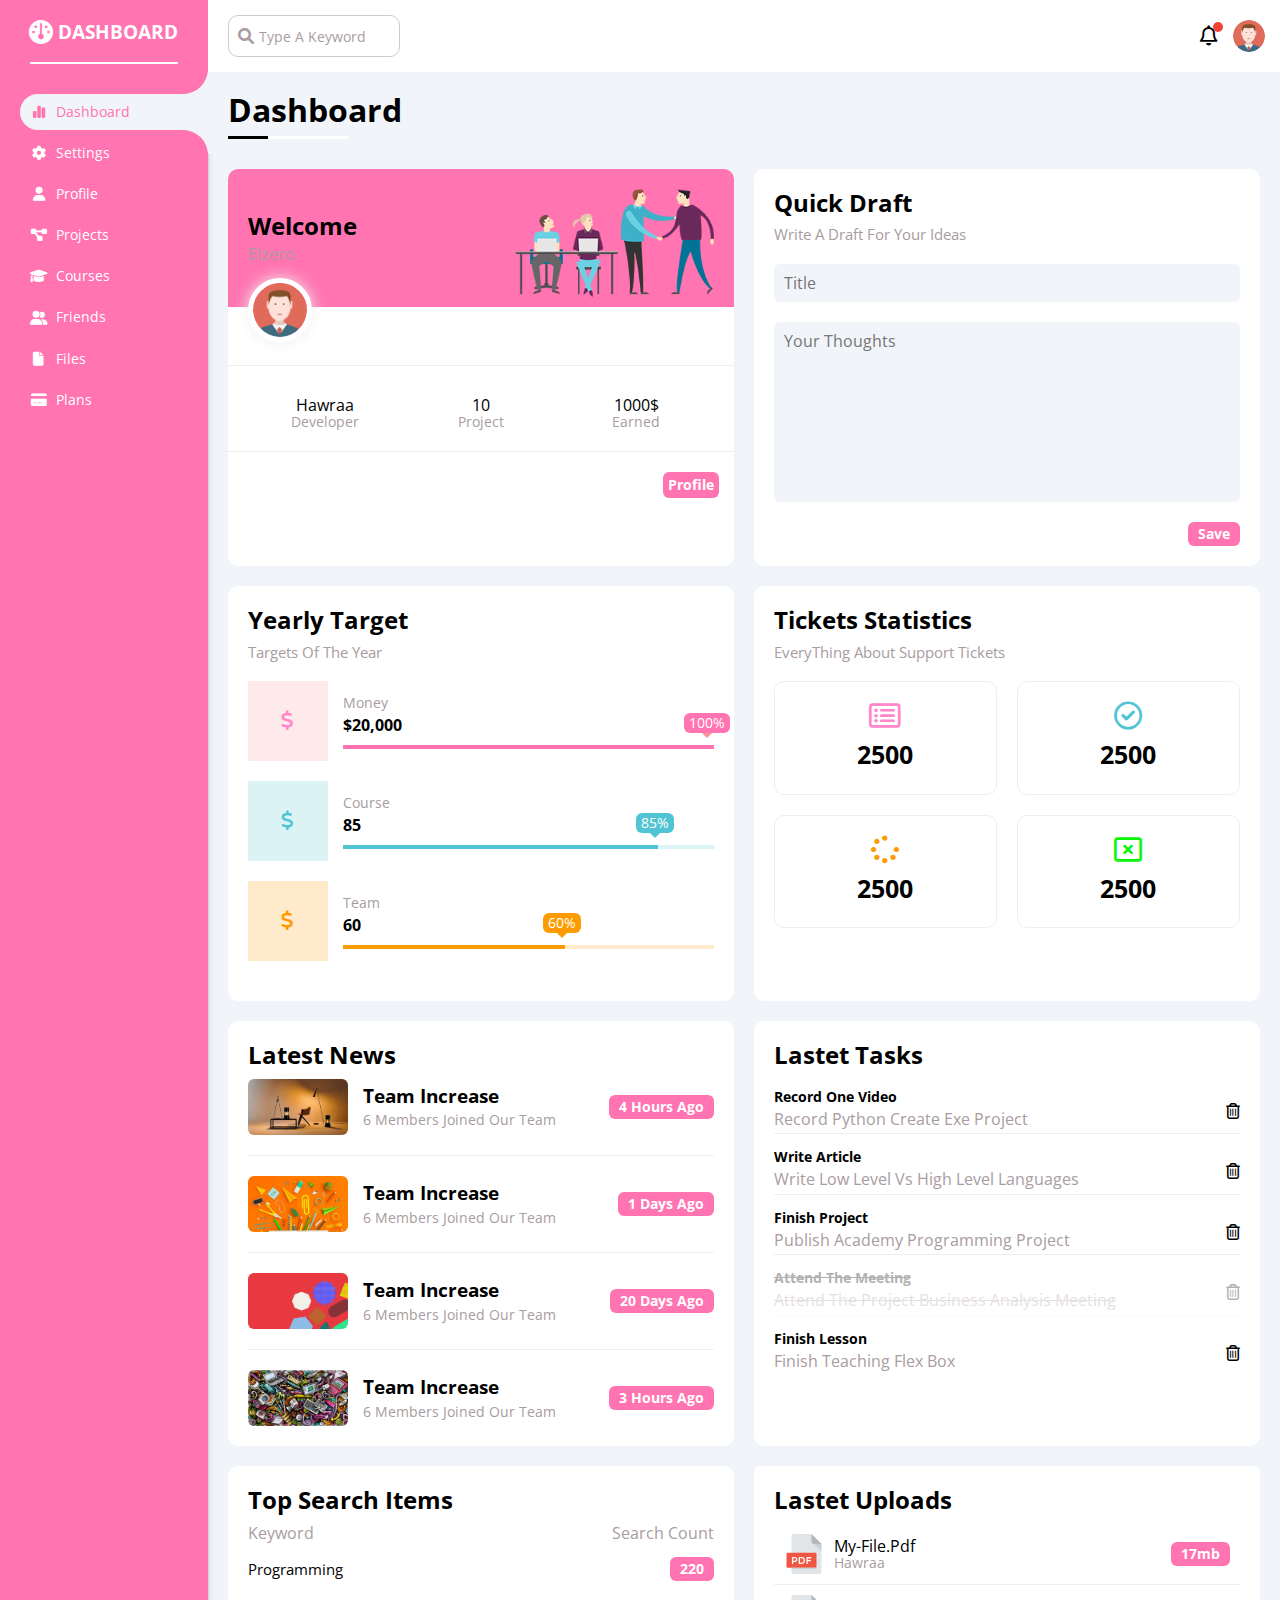
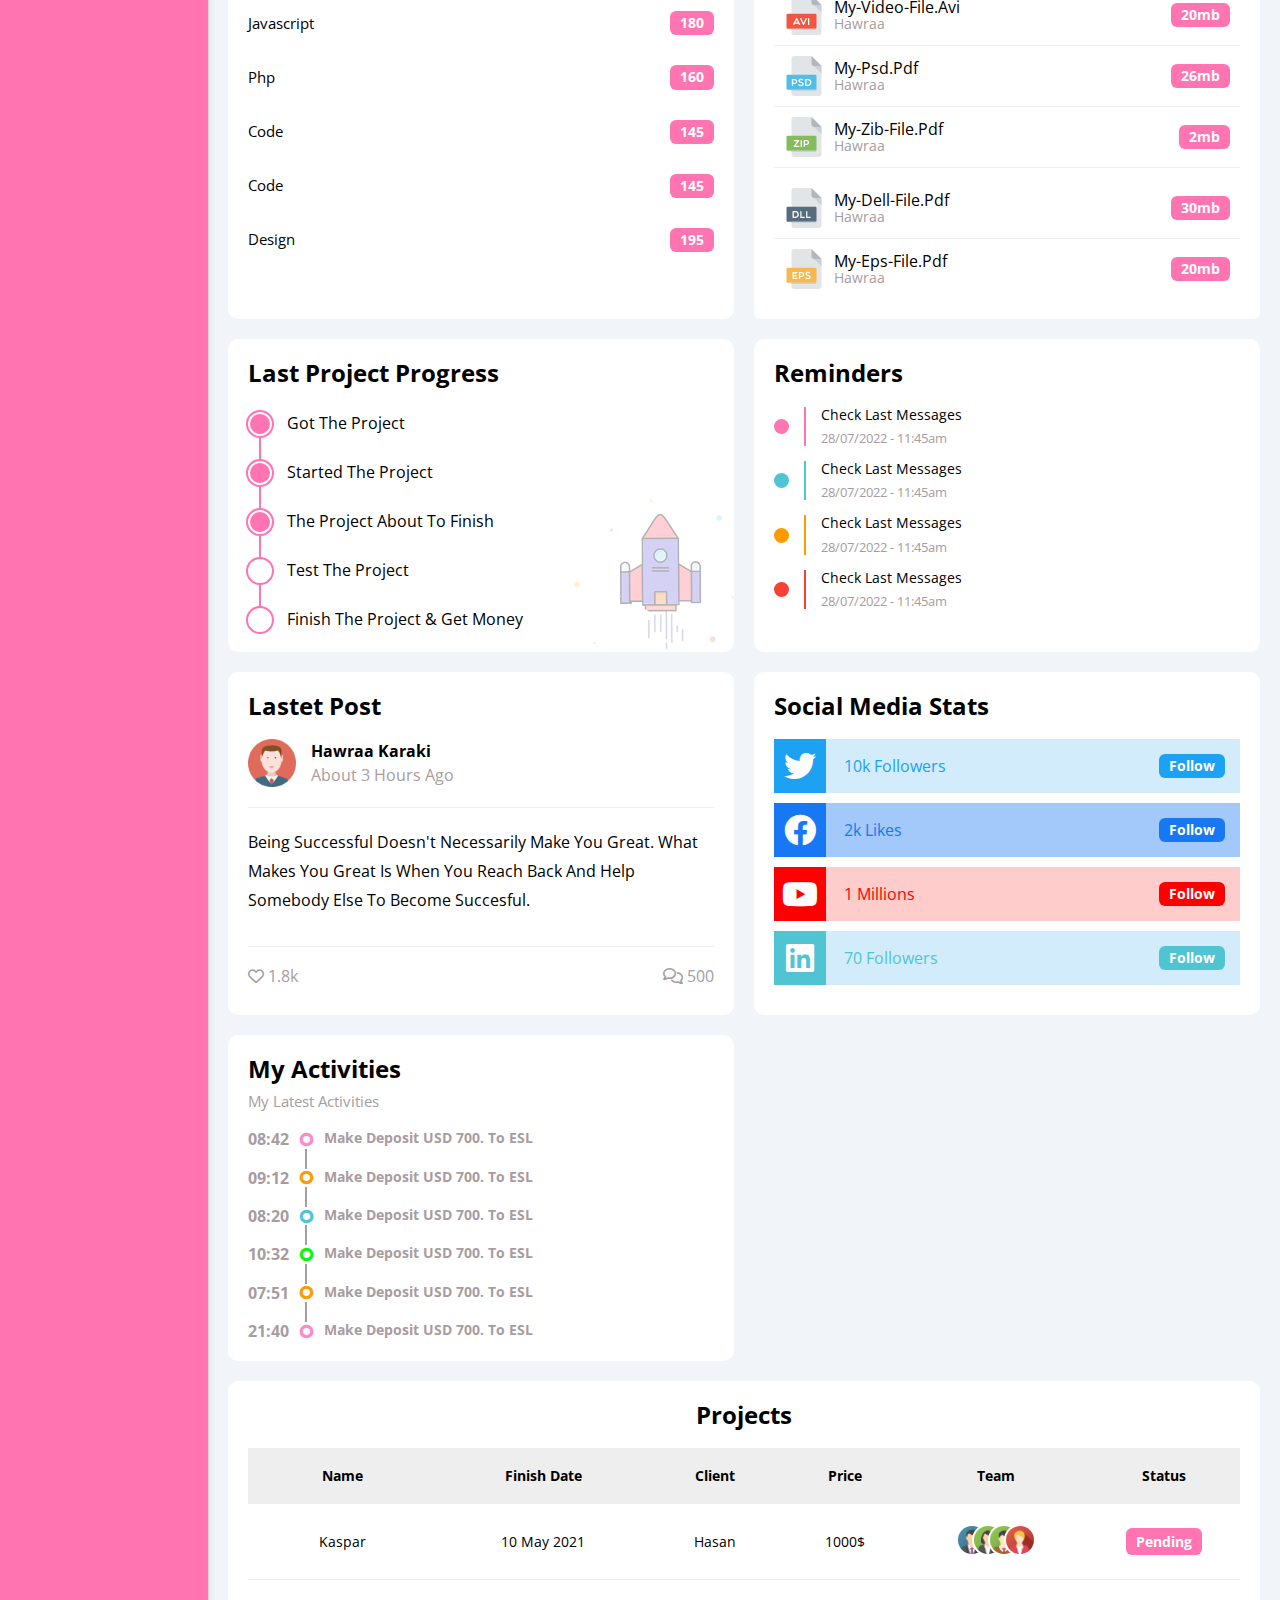
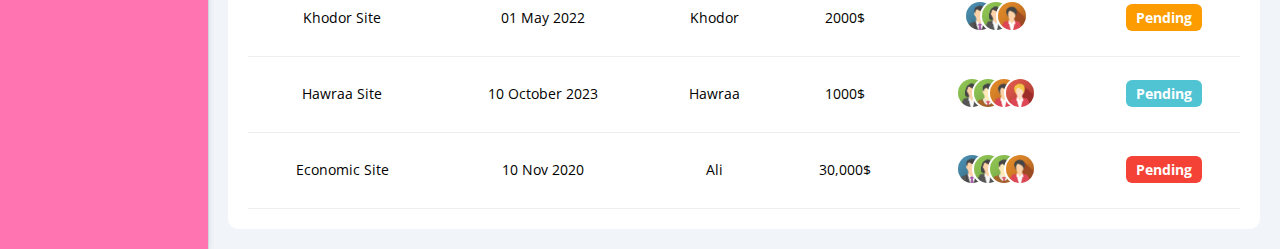
<file: index.html>
<!DOCTYPE html>
<html lang="en">
<head>
    <meta charset="UTF-8">
    <meta http-equiv="X-UA-Compatible" content="IE=edge">
    <meta name="viewport" content="width=device-width, initial-scale=1.0">
    <title>Dashboard</title>
    <link rel="stylesheet" href="css/all.min.css">
    <link rel="stylesheet" href="css/all.css">
 <link rel="stylesheet" href="css/framework.css">
 <link rel="stylesheet" href="css/normlize.css">
 <link rel="stylesheet" href="css/main.css">
 <link rel="preconnect" href="https://fonts.googleapis.com">
<link rel="preconnect" href="https://fonts.gstatic.com" crossorigin>
<link href="https://fonts.googleapis.com/css2?family=Open+Sans:wght@300;400;500;600;700;800&display=swap" rel="stylesheet">
</head>
<body>
<div class="page d-flex ">
    <!-- start sidebar -->
    <div class="sidebar bg-pink  p-20 relative">
        <div class="logo d-flex relative">
            <i class="fa-solid fa-gauge"></i>
            <h3 class="c-white hide-mobile">Dashboard</h3>
        </div>
        <ul >
            <li>
                <a class="active" href="index.html">
                    <i class="fa-solid fa-chart-simple fa-fw"></i>
                    <span class="hide-mobile">dashboard</span>
                </a>
            </li>
            <li>
                <a href="settings.html">
                    <i class="fa-solid fa-gear fa-fw"></i>
                    <span class="hide-mobile">settings</span>
                </a>
            </li>
            <li>
                <a href="profile.html">
                    <i class="fa-solid fa-user fa-fw"></i>
                    <span class="hide-mobile">profile</span>
                </a>
            </li>
            <li>
                <a href="projects.html">
                    <i class="fa-solid fa-diagram-project fa-fw"></i>
                    <span class="hide-mobile">projects</span>
                </a>
            </li>
            <li>
                <a href="courses.html">
                    <i class="fa-solid fa-graduation-cap fa-fw"></i>
                    <span class="hide-mobile">courses</span>
                </a>
            </li>
            <li>
                <a href="friends.html">
                    <i class="fa-solid fa-user-friends fa-fw"></i>
                    <span class="hide-mobile">friends</span>
                </a>
            </li>
            <li>
                <a href="files.html">
                    <i class="fa-solid fa-file fa-fw"></i>
                    <span class="hide-mobile">Files</span>
                </a>
            </li>
            <li>
                <a href="plan.html">
                    <i class="fa-solid fa-credit-card fa-fw"></i>
                    <span class="hide-mobile">plans</span>
                </a>
            </li>
        </ul>
    </div>
    <!-- end sidebar -->
    <div class="content w-full ">
<!-- start head -->
<div class="head bg-white p-15 space-between">
    <div class="search relative">
     <input class="p-20 br-10 border-ccc" type="search" placeholder="Type a Keyword">
    </div>
    <div class="icons align-center">
<span class="notifications relative">
    <i class="fa-regular fa-bell fa-lg"></i>
</span>
<img src="imgs/avatar.png" alt="">
    </div>
</div>
<!-- end head -->
<h1 class="relative">Dashboard</h1>
<div class="wrapper d-grid gap-20">
    <!-- Start Welcome Widget -->
    <div class="welcome bg-white br-10 txt-c-mobile block-mobile ">
        <div class="intro bg-pink p-20 d-flex space-between ">
            <div>
                <h2 class="m-0 tt-c">welcome</h2>
                <p class="c-grey mt-5 tt-c">elzero</p>
            </div>
                <img src="imgs/welcome.png" class=" hide-mobile " alt="">
        </div>
        <img src="imgs/avatar.png" class="avatar" alt="">
        <div class="body tt-c txt-c d-flex  p-20 mt-20 mb-20 block-mobile ">
<div class="mt-10">hawraa<span class="d-block c-grey fs-14">developer</span></div>
<div class="mt-10">10 <span class="d-block c-grey fs-14">project</span></div>
<div class="mt-10">1000$ <span class="d-block c-grey fs-14">earned</span></div>
        </div>
        <a href="profile.html" class="visit d-block fs-14 bg-pink c-white w-fit  btn-shape">profile</a>
    </div>
<!-- End Welcome Widget -->
<!-- Start Quick Draft Widget -->
<div class="quick-draft p-20 bg-white br-10 tt-c ">
    <h2 class=" mt-0 mb-10">quick draft</h2>
    <p class="c-grey mt-0 mb-20 fs-15 ">Write A Draft For Your Ideas</p>
    <form action="" class="">
        <input class="d-block br-6 p-10 mb-20 border-none w-full bg-grey" type="text" placeholder="Title">
        <textarea class="d-block br-6 p-10 mb-20 border-none w-full bg-grey" placeholder="Your Thoughts"></textarea>
        <input type="submit" value="save" class="save d-block c-white bg-pink border-none w-fit fs-14 btn-shape">
    </form>
</div>
<!-- End Quick Draft Widget -->
<!--Start Targets Widget   -->
<div class="targets p-20 bg-white br-10 tt-c ">
    <h2 class=" mt-0 mb-10">Yearly Target</h2>
    <p class="c-grey mt-0 mb-20 fs-15 ">Targets of the year</p>
    <!-- 1 -->
    <div class="target-row mb-20 pink space-between ">
<div class="icon center-flex">
    <i class=" fa-solid fa-dollar-sign fa-lg c-pink"></i>
</div>
<div class="details">
    <span class="fs-14 c-grey">Money</span>
    <span class=" d-block mt-5 mb-10 fw-b">$20,000</span>
    <div class="progress relative">
<span class="bg-pink pink" style="width: 100%;">
<span class="bg-pink c-white fs-14 br-6">100%</span>
</span>
    </div>
</div>
    </div>
<!-- 2 -->
<div class="target-row mb-20 blue space-between ">
    <div class="icon center-flex">
        <i class=" fa-solid fa-dollar-sign fa-lg c-blue"></i>
    </div>
    <div class="details">
        <span class="fs-14 c-grey">Course</span>
        <span class=" d-block mt-5 mb-10 fw-b">85</span>
        <div class="progress relative">
    <span class="bg-blue blue" style="width: 85%;">
    <span class="bg-blue c-white fs-14 br-6">85%</span>
    </span>
        </div>
    </div>
        </div>
<!-- 3 -->
<div class="target-row mb-20 orange space-between ">
    <div class="icon center-flex">
        <i class=" fa-solid fa-dollar-sign fa-lg c-orange"></i>
    </div>
    <div class="details">
        <span class="fs-14 c-grey">Team</span>
        <span class=" d-block mt-5 mb-10 fw-b">60</span>
        <div class="progress relative">
    <span class="bg-orange orange " style="width: 60%;">
    <span class="bg-orange  c-white fs-14 br-6">60%</span>
    </span>
        </div>
    </div>
        </div>
</div>
<!--End Targets Widget  -->

<!-- Start Tickets Widget  -->
<div class="tickets p-20 bg-white br-10 tt-c">
    <h2 class=" mt-0 mb-10">Tickets Statistics</h2>
    <p class="c-grey mt-0 mb-20 fs-15 ">EveryThing About support Tickets</p>
    <div class="d-flex gap-20 txt-c f-wrap ">
        <div class="box c-grey br-10 fs-14 p-20">
<i class="fa-regular fa-rectangle-list fa-2x mb-10 c-pink "></i>
<span class="d-block fw-b c-black fs-25 mb-5">2500</span>
        </div>
<!--  -->
        <div class="box c-grey br-10 fs-14 p-20">
<i class="fa-regular fa-circle-check fa-2x mb-10 c-blue"></i>
<span class="d-block fw-b c-black fs-25 mb-5">2500</span>
        </div>
<!--  -->
<div class="box c-grey br-10 fs-14 p-20">
    <i class="fa-solid fa-spinner fa-2x mb-10 c-orange "></i>
    <span class="d-block fw-b c-black fs-25 mb-5">2500</span>
            </div>
 <!--  -->
        <div class="box tt-c c-grey br-10 fs-14 p-20">
<i class="fa-regular fa-rectangle-xmark fa-2x mb-10 c-green "></i>
<span class="d-block fw-b c-black fs-25 mb-5">2500</span>
        </div>
    </div>
</div>
<!-- End Tickets Widget  -->
<!--  Start Latest news   -->
<div class="news p-20 br-10 bg-white tt-c txt-c-mobile">

    <h2 class=" mt-0 mb-10">Latest news</h2>
<div class="news-row d-flex align-center">
<img src="imgs/news-01.png" alt="">
<div class="info">
    <h3>Team Increase</h3>
    <p class="m-0 fs-14 c-grey">6 members joined our team</p>
</div>
<span class="btn-shape c-white date fs-14 bg-pink">4 hours ago</span>
</div>
<div class="news-row d-flex align-center">
    <img src="imgs/news-02.png" alt="">
    <div class="info">
        <h3>Team Increase</h3>
        <p class="m-0 fs-14 c-grey">6 members joined our team</p>
    </div>
    <span class="btn-shape date c-white fs-14 bg-pink">1 days ago</span>
    </div>
    <div class="news-row d-flex align-center">
        <img src="imgs/news-03.png" alt="">
        <div class="info">
            <h3>Team Increase</h3>
            <p class="m-0 fs-14 c-grey">6 members joined our team</p>
        </div>
        <span class="btn-shape c-white date fs-14 bg-pink">20 days ago</span>
        </div>
        <div class="news-row d-flex align-center">
            <img src="imgs/news-04.png" alt="">
            <div class="info">
                <h3>Team Increase</h3>
                <p class="m-0 fs-14 c-grey">6 members joined our team</p>
            </div>
            <span class="btn-shape c-white date fs-14 bg-pink">3 hours ago</span>
            </div>
</div>
<!--  End Latest news-->
<!-- Start Tasks Widget -->
<div class="tasks p-20 br-10 bg-white tt-c ">
    <h2 class=" mt-0 mb-20">lastet tasks</h2>
  <div class="task-row d-flex space-between align-center">
    <div class="info">
        <h3 class=" mt-0 mb-5 fs-14">record one video</h3>
        <p class="m-0 mb-5 c-grey">record python create exe project</p>
    </div>
    <i class="fa-regular fa-trash-can delete"></i>
  </div>
  <div class="task-row d-flex space-between align-center">
    <div class="info">
        <h3 class=" mt-0 mb-5 fs-14">write article</h3>
        <p class="m-0 mb-5 c-grey">write low level vs high level languages</p>
    </div>
    <i class="fa-regular fa-trash-can delete"></i>
  </div>
  <div class="task-row d-flex space-between align-center">
    <div class="info">
        <h3 class=" mt-0 mb-5 fs-14">finish project</h3>
        <p class="m-0 mb-5 c-grey">publish academy programming project</p>
    </div>
    <i class="fa-regular fa-trash-can delete"></i>
  </div>
  <div class="task-row d-flex space-between align-center done">
    <div class="info">
        <h3 class=" mt-0 mb-5 fs-14">attend the meeting</h3>
        <p class="m-0 mb-5 c-grey">attend the project business analysis meeting</p>
    </div>
    <i class="fa-regular fa-trash-can delete"></i>
</div>
<div class="task-row d-flex space-between align-center">
    <div class="info">
        <h3 class=" mt-0 mb-5 fs-14">finish lesson</h3>
        <p class="m-0 mb-5 c-grey">finish teaching flex box</p>
    </div>
    <i class="fa-regular fa-trash-can delete"></i>
  </div>
</div>
<!-- End Tasks Widget -->
<!-- Start Top Search  -->
<div class="search-items p-20 br-10 bg-white tt-c">
<h2 class="mt-0 mb-10">Top Search Items</h2>
<div class="items-head d-flex space-between c-grey">
    <div>keyword</div>
    <div>search count</div>
</div>
<div class="items d-flex space-between fs-15 pt-15 pb-15">
    <span>programming</span>
    <span class="bg-pink fs-14 btn-shape c-white">220</span>
</div>
<div class="items d-flex space-between fs-15 pt-15 pb-15">
    <span>javascript</span>
    <span class="bg-pink fs-14 btn-shape c-white">180</span>
</div>
<div class="items d-flex space-between fs-15 pt-15 pb-15">
    <span>php</span>
    <span class="bg-pink fs-14 btn-shape c-white">160</span>
</div>
<div class="items d-flex space-between fs-15 pt-15 pb-15">
    <span>code</span>
    <span class="bg-pink fs-14 btn-shape c-white">145</span>
</div>
<div class="items d-flex space-between fs-15 pt-15 pb-15">
    <span>code</span>
    <span class="bg-pink fs-14 btn-shape c-white">145</span>
</div>
<div class="items d-flex space-between fs-15 pt-15 pb-15">
    <span>design</span>
    <span class="bg-pink fs-14 btn-shape c-white">195</span>
</div>
</div>
<!-- End Top Search  -->
<!-- start uplode  -->
<div class="uploade bg-white p-20 br-6 tt-c">
    <h2 class=" mt-0 mb-10">lastet uploads</h2>
    <ul class="m-0">
        <li class="space-between pb-10 pt-10 ">
<div class="d-flex align-center">
    <img class="mr-10" src="imgs/pdf.svg" alt="">
    <span>
        <span>My-File.pdf</span>
        <span class="d-block c-grey fs-14">hawraa</span>
    </span>
</div>
<div class="btn-shape bg-pink c-white button fs-14">17mb</div>
        </li>
        <li class="space-between pb-10 pt-10 ">
            <div class="d-flex align-center">
                <img class="mr-10" src="imgs/avi.svg" alt="">
                <span>
                    <span>My-video-File.avi</span>
                    <span class="d-block c-grey fs-14">hawraa</span>
                </span>
            </div>
            <div class="btn-shape bg-pink c-white fs-14 w-fit button">20mb</div>
        </li>
        <li class="space-between pb-10 pt-10 ">
            <div class="d-flex align-center">
                <img class="mr-10" src="imgs/psd.svg" alt="">
                <span>
                    <span>My-psd.pdf</span>
                    <span class="d-block c-grey fs-14">hawraa</span>
                </span>
            </div>
            <div class="btn-shape bg-pink c-white fs-14 w-fit button">26mb</div>
        </li>
        <li class="space-between pb-10 mb-10 ">
            <div class="d-flex align-center">
                <img class="mr-10" src="imgs/zip.svg" alt="">
                <span>
                    <span>My-zib-File.pdf</span>
                    <span class="d-block c-grey fs-14">hawraa</span>
                </span>
            </div>
            <div class="btn-shape bg-pink c-white fs-14 w-fit button">2mb</div>
        </li>
        <li class="space-between pb-10 pt-10 ">
        <div class="d-flex align-center">
            <img class="mr-10" src="imgs/dll.svg" alt="">
            <span>
                <span>My-dell-File.pdf</span>
                <span class="d-block c-grey fs-14">hawraa</span>
            </span>
        </div>
        <div class="btn-shape bg-pink c-white fs-14 w-fit button">30mb</div>
        </li>
        <li class="space-between pb-10 pt-10 ">
            <div class="d-flex align-center">
                <img class="mr-10" src="imgs/eps.svg" alt="">
                <span>
                    <span>My-eps-File.pdf</span>
                    <span class="d-block c-grey fs-14">hawraa</span>
                </span>
            </div>
            <div class="btn-shape bg-pink c-white fs-14 w-fit button">20mb</div>
        </li>
    </ul>
</div>
<!-- End uplode  -->
<!--start last project widget -->
<div class="last-project bg-white relative p-20 br-10 tt-c ">
    <h2 class="mt-0 mb-10">last project progress</h2>
    <ul class="m-0 relative">
        <li class="mt-25 d-flex align-center done">got the project</li>
        <li class="mt-25 d-flex align-center done">started the project</li>
        <li class="mt-25 d-flex align-center done">the project about to finish</li>
        <li class="mt-25 d-flex align-center current">test the project </li>
        <li class="mt-25 d-flex align-center ">finish the project & get money</li>
    </ul>
    <img class="icon hide-mobile" src="imgs/project.png" alt="">
</div>
<!--start last project widget -->
<!-- start reminder widget -->
<div class="reminder bg-white br-10 p-20 tt-c relative">
    <h2 class="mt-0 mb-20">reminders</h2>
    <ul class="m-0 ">
        <li class="d-flex align-center mt-15">
            <span class="key bg-pink mr-15 br-half"></span>
            <div class="pink pl-15">
                <p class="fs-14 fs-bold mt-0 mb-5">check last messages</p>
                <span class="c-grey fs-13">28/07/2022 - 11:45am</span>
            </div>
        </li>

        <li class="d-flex align-center mt-15">
            <span class="key bg-blue mr-15 br-half"></span>
            <div class="blue pl-15">
                <p class="fs-14 fs-bold mt-0 mb-5">check last messages</p>
                <span class="c-grey fs-13">28/07/2022 - 11:45am</span>
            </div>
        </li>
        <li class="d-flex align-center mt-15">
            <span class="key bg-orange mr-15 br-half"></span>
            <div class="orange pl-15">
                <p class="fs-14 fs-bold mt-0 mb-5">check last messages</p>
                <span class="c-grey fs-13">28/07/2022 - 11:45am</span>
            </div>
        </li>
        <li class="d-flex align-center mt-15">
            <span class="key bg-red mr-15 br-half"></span>
            <div class="red pl-15">
                <p class="fs-14 fs-bold mt-0 mb-5">check last messages</p>
                <span class="c-grey fs-13">28/07/2022 - 11:45am</span>
            </div>
        </li>
    </ul>
</div>
<!--end reminder widget -->
<!--Start Lastet post Widget -->
<div class="lastet-post bg-white p-20 tt-c relative br-10">
    <h2 class="mt-0 mb-20">lastet post</h2>
    <div class="top align-center d-flex">
        <img class="avatar mr-15" src="imgs/avatar.png" alt="">
        <div class="info">
            <span class="d-block mb-5 fw-b">hawraa karaki</span>
            <span class="c-grey">about 3 hours ago</span>
        </div>
    </div>
    <div class="post-content txt-c-mobile pt-20 pb-20 mt-20 mb-20">
        Being successful doesn't necessarily make you great.
        what makes you great is when you reach back and help somebody else to become succesful.
    </div>
<div class="post-stats c-grey space-between">
<div>
    <i class="fa-regular fa-heart"></i>
<span>1.8k</span>
</div>
<div>
    <i class="fa-regular fa-comments"></i>
<span>500</span>
</div>
</div>
</div>
<!--End Lastet post Widget -->
<!-- start social media stats widget -->
<div class="social-media br-10 bg-white p-20 tt-c">
    <h2 class="mt-0 mb-20">Social Media Stats</h2>
<div class="box twitter p-15 space-between relative mb-10">
<i class="fa-brands fa-twitter fa-2x c-white h-full center-flex"></i>
<span>10k followers</span>
<a href="#" class="fs-14  c-white btn-shape">follow</a>
</div>
<div class="box facebook p-15 space-between relative mb-10">
    <i class="fa-brands fa-facebook fa-2x c-white h-full center-flex"></i>
    <span>2k likes</span>
    <a href="#" class="fs-14  c-white btn-shape">follow</a>
    </div>
    <div class="box youtube p-15 space-between relative mb-10">
        <i class="fa-brands fa-youtube fa-2x c-white h-full align-center center-flex"></i>
        <span>1 millions</span>
        <a href="#" class="fs-14 c-white btn-shape">follow</a>
        </div>
        <div class="box linkedin p-15 space-between relative mb-10">
            <i class="fa-brands fa-linkedin fa-2x c-white h-full center-flex"></i>
            <span>70 followers</span>
            <a href="#" class="fs-14 c-white btn-shape">follow</a>
            </div>
</div>
<!-- End socail media stats widget -->
<!-- start activities widget  -->
<div class="activities p-20 bg-white br-10 tt-c">
    <h2 class=" mt-0 mb-10">My Activities</h2>
    <p class="c-grey mt-0 mb-20 fs-15 ">My Latest Activities</p>
<div class="container d-flex">
<div class="time">08:42</div>
<div class="icon c-pink">
    <i class="fa fa-genderless success fa-lg danger"></i>
</div>
<p>Make deposit USD 700. to ESL</p>
</div>
<div class="container d-flex">
    <div class="time">09:12</div>
    <div class="icon c-orange">
        <i class="fa fa-genderless success fa-lg danger"></i>
    </div>
    <p>Make deposit USD 700. to ESL</p>
    </div>
    <div class="container d-flex">
        <div class="time">08:20</div>
        <div class="icon c-blue">
            <i class="fa fa-genderless success fa-lg danger"></i>
        </div>
        <p>Make deposit USD 700. to ESL</p>
        </div>
        <div class="container d-flex">
            <div class="time">10:32</div>
            <div class="icon c-green">
                <i class="fa fa-genderless success fa-lg danger"></i>
            </div>
            <p>Make deposit USD 700. to ESL</p>
            </div>
            <div class="container d-flex">
                <div class="time">07:51</div>
                <div class="icon c-orange">
                    <i class="fa fa-genderless success fa-lg danger"></i>
                </div>
                <p>Make deposit USD 700. to ESL</p>
                </div>
                <div class="container d-flex">
                    <div class="time">21:40</div>
                    <div class="icon c-pink">
                        <i class="fa fa-genderless success fa-lg danger"></i>
                    </div>
                    <p>Make deposit USD 700. to ESL</p>
                    </div>
</div>
<!-- end activities widget  -->

</div>
<!-- start projects table -->
<div class="projects p-20 bg-white txt-c br-10 m-20 tt-c">
<h2 class="mt-0 mb-20">projects</h2>
<div class="responsive-table">
    <table class="fs-14 w-full">
<thead>
    <tr>
        <td>name</td>
        <td>finish date</td>
        <td>client</td>
        <td>price</td>
        <td>team</td>
        <td>status</td>
    </tr>
    <tbody>
        <tr>
            <td>kaspar</td>
            <td>10 may 2021</td>
            <td>hasan</td>
            <td>1000$</td>
            <td>
                <img src="imgs/team-01.png" alt="">
                <img src="imgs/team-02.png" alt="">
                <img src="imgs/team-03.png" alt="">
                <img src="imgs/team-05.png" alt="">
            </td>
            <td>
<span class="lable c-white bg-pink btn-shape ">pending</span>
            </td>
        </tr>
        <tr>
            <td>khodor site</td>
            <td>01 may 2022</td>
            <td>khodor</td>
            <td>2000$</td>
            <td>
                <img src="imgs/team-01.png" alt="">
                <img src="imgs/team-02.png" alt="">
                <img src="imgs/team-04.png" alt="">

            </td>
            <td>
<span class="lable c-white bg-orange btn-shape ">pending</span>
            </td>
        </tr>
        <tr>
            <td>hawraa site</td>
            <td>10 october 2023</td>
            <td>hawraa</td>
            <td>1000$</td>
            <td>
                <img src="imgs/team-02.png" alt="">
                <img src="imgs/team-03.png" alt="">
                <img src="imgs/team-04.png" alt="">
                <img src="imgs/team-05.png" alt="">
            </td>
            <td>
<span class="lable c-white bg-blue btn-shape ">pending</span>
            </td>
        </tr>
        <tr>
            <td>economic site</td>
            <td>10 nov 2020</td>
            <td>ali</td>
            <td>30,000$</td>
            <td>
                <img src="imgs/team-01.png" alt="">
                <img src="imgs/team-02.png" alt="">
                <img src="imgs/team-03.png" alt="">
                <img src="imgs/team-04.png" alt="">
            </td>
            <td>
<span class="lable c-white bg-red btn-shape ">pending</span>
            </td>
        </tr>

    </tbody>
</thead>
    </table>
</div>
</div>
<!-- end projects table -->
</div>
</div>
</body>
</html>
</file>
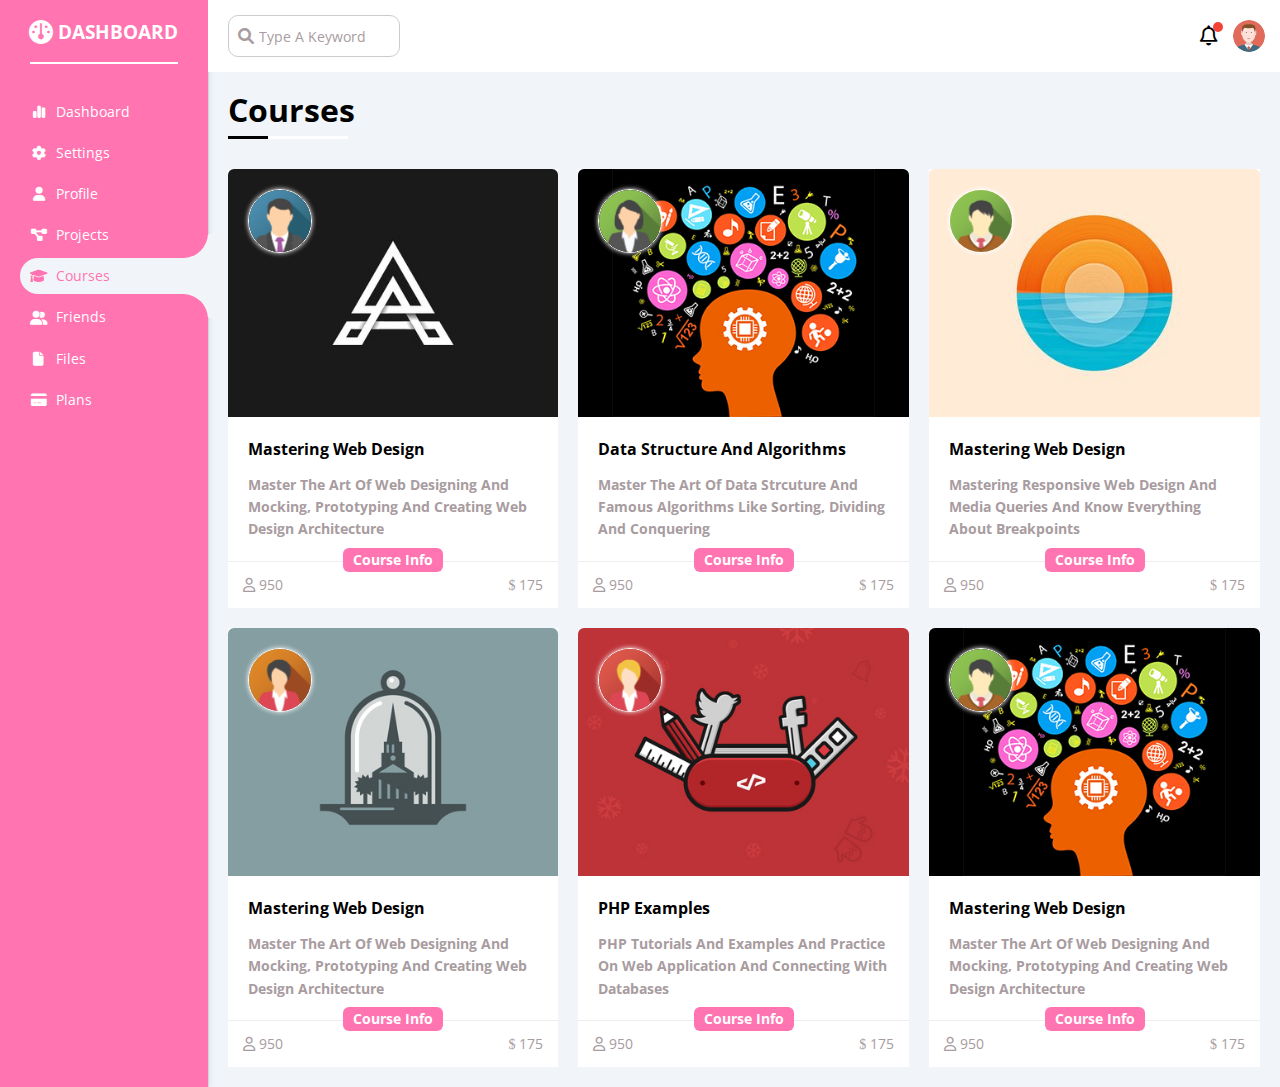
<file: courses.html>
<!DOCTYPE html>
<html lang="en">
<head>
    <meta charset="UTF-8">
    <meta http-equiv="X-UA-Compatible" content="IE=edge">
    <meta name="viewport" content="width=device-width, initial-scale=1.0">
    <title>Dashboard</title>
    <link rel="stylesheet" href="css/all.min.css">
    <link rel="stylesheet" href="css/all.css">
 <link rel="stylesheet" href="css/framework.css">
 <link rel="stylesheet" href="css/normlize.css">
 <link rel="stylesheet" href="css/main.css">
 <link rel="preconnect" href="https://fonts.googleapis.com">
<link rel="preconnect" href="https://fonts.gstatic.com" crossorigin>
<link href="https://fonts.googleapis.com/css2?family=Open+Sans:wght@300;400;500;600;700;800&display=swap" rel="stylesheet">
</head>
<body>
<div class="page d-flex ">
    <!-- start sidebar -->
    <div class="sidebar bg-pink  p-20 relative">
        <div class="logo d-flex relative">
            <i class="fa-solid fa-gauge"></i>
            <h3 class="c-white hide-mobile">Dashboard</h3>
        </div>
        <ul >
            <li>
                <a href="index.html">
                    <i class="fa-solid fa-chart-simple fa-fw"></i>
                    <span class="hide-mobile">dashboard</span>
                </a>
            </li>
            <li>
                <a href="settings.html">
                    <i class="fa-solid fa-gear fa-fw"></i>
                    <span class="hide-mobile">settings</span>
                </a>
            </li>
            <li>
                <a href="profile.html">
                    <i class="fa-solid fa-user fa-fw"></i>
                    <span class="hide-mobile">profile</span>
                </a>
            </li>
            <li>
                <a href="projects.html">
                    <i class="fa-solid fa-diagram-project fa-fw"></i>
                    <span class="hide-mobile">projects</span>
                </a>
            </li>
            <li>
                <a class="active"  href="courses.html">
                    <i class="fa-solid fa-graduation-cap fa-fw"></i>
                    <span class="hide-mobile">courses</span>
                </a>
            </li>
            <li>
                <a href="friends.html">
                    <i class="fa-solid fa-user-friends fa-fw"></i>
                    <span class="hide-mobile">friends</span>
                </a>
            </li>
            <li>
                <a href="files.html">
                    <i class="fa-solid fa-file fa-fw"></i>
                    <span class="hide-mobile">Files</span>
                </a>
            </li>
            <li>
                <a href="plan.html">
                    <i class="fa-solid fa-credit-card fa-fw"></i>
                    <span class="hide-mobile">plans</span>
                </a>
            </li>
        </ul>
    </div>
    <!-- end sidebar -->
    <div class="content w-full ">
<!-- start head -->
<div class="head bg-white p-15 space-between">
    <div class="search relative">
     <input class="p-20 br-10 border-ccc" type="search" placeholder="Type a Keyword">
    </div>
    <div class="icons align-center">
<span class="notifications relative">
    <i class="fa-regular fa-bell fa-lg"></i>
</span>
<img src="imgs/avatar.png" alt="">
    </div>
</div>
<!-- end head -->
<h1 class="relative">courses</h1>
<div class="courses-page d-grid m-20 gap-20 ">
    <div class="course bg-white rad-6 relative tt-c">
<img class="cover" src="imgs/course-01.jpg" alt="">
<img src="imgs/team-01.png" alt="" class="instructor">
<div class="p-20">
    <h4 class="m-0">Mastering Web Design</h4>
    <p class="desc c-grey fs-14  mt-15 fw-b">
        Master The Art Of Web Designing And Mocking, Prototyping And Creating Web Design Architecture
    </p>
</div>
<div class="info p-15 relative space-between fs-14">
    <span class="title bg-pink c-white btn-shape">course info</span>
    <span class="c-grey">
       <i class="fa-regular fa-user"></i>
       950
    </span>
    <div class="c-grey">
        <i class="fa-regular fa-dollar-sign"></i>
        175
     </div>
</div>
           </div>
    <div class="course bg-white rad-6 relative tt-c">
        <img class="cover" src="imgs/course-02.jpg" alt="">
        <img src="imgs/team-02.png" alt="" class="instructor">
        <div class="p-20">
            <h4 class="m-0">Data Structure And Algorithms</h4>
            <p class="desc c-grey fs-14  mt-15 fw-b">
                Master The Art Of Data Strcuture And Famous Algorithms Like Sorting, Dividing And Conquering
            </p>
        </div>
        <div class="info p-15 relative space-between fs-14">
            <span class="title bg-pink c-white btn-shape">course info</span>
            <span class="c-grey">
               <i class="fa-regular fa-user"></i>
               950
            </span>
            <div class="c-grey">
                <i class="fa-regular fa-dollar-sign"></i>
                175
             </div>
        </div>
            </div>
    <div class="course bg-white rad-6 relative tt-c">
        <img class="cover" src="imgs/course-03.jpg" alt="">
        <img src="imgs/team-03.png" alt="" class="instructor">
        <div class="p-20">
            <h4 class="m-0">Mastering Web Design</h4>
            <p class="desc c-grey fs-14  mt-15 fw-b">
                Mastering Responsive Web Design And Media Queries And Know Everything About Breakpoints
            </p>
        </div>
        <div class="info p-15 relative space-between fs-14">
            <span class="title bg-pink c-white btn-shape">course info</span>
            <span class="c-grey">
                <i class="fa-regular fa-user"></i>
                950
            </span>
            <div class="c-grey">
                <i class="fa-regular fa-dollar-sign"></i>
                175
                </div>
        </div>
            </div>
    <div class="course bg-white rad-6 relative tt-c">
        <img class="cover" src="imgs/course-04.jpg" alt="">
        <img src="imgs/team-04.png" alt="" class="instructor">
        <div class="p-20">
            <h4 class="m-0">Mastering Web Design</h4>
            <p class="desc c-grey fs-14  mt-15 fw-b">
                Master The Art Of Web Designing And Mocking, Prototyping And Creating Web Design Architecture
            </p>
        </div>
        <div class="info p-15 relative space-between fs-14">
            <span class="title bg-pink c-white btn-shape">course info</span>
            <span class="c-grey">
                <i class="fa-regular fa-user"></i>
                950
            </span>
            <div class="c-grey">
                <i class="fa-regular fa-dollar-sign"></i>
                175
                </div>
        </div>
            </div>
            <div class="course bg-white rad-6 relative tt-c">
                <img class="cover" src="imgs/course-05.jpg" alt="">
                <img src="imgs/team-05.png" alt="" class="instructor">
                <div class="p-20">
                    <h4 class="m-0">PHP Examples</h4>
                    <p class="desc c-grey fs-14  mt-15 fw-b">
                        PHP Tutorials And Examples And Practice On Web Application And Connecting With Databases
                    </p>
                </div>
                <div class="info p-15 relative space-between fs-14">
                    <span class="title bg-pink c-white btn-shape">course info</span>
                    <span class="c-grey">
                        <i class="fa-regular fa-user"></i>
                        950
                    </span>
                    <div class="c-grey">
                        <i class="fa-regular fa-dollar-sign"></i>
                        175
                        </div>
                </div>
            </div>
            <div class="course bg-white rad-6 relative tt-c">
                <img class="cover" src="imgs/course-02.jpg" alt="">
                <img src="imgs/team-03.png" alt="" class="instructor">
                <div class="p-20">
                    <h4 class="m-0">Mastering Web Design</h4>
                    <p class="desc c-grey fs-14  mt-15 fw-b">
                        Master The Art Of Web Designing And Mocking, Prototyping And Creating Web Design Architecture
                    </p>
                </div>
                <div class="info p-15 relative space-between fs-14">
                    <span class="title bg-pink c-white btn-shape">course info</span>
                    <span class="c-grey">
                        <i class="fa-regular fa-user"></i>
                        950
                    </span>
                    <div class="c-grey">
                        <i class="fa-regular fa-dollar-sign"></i>
                        175
                        </div>
                </div>
            </div>                                
</div>
    </div>
</div>
</body>
</file>
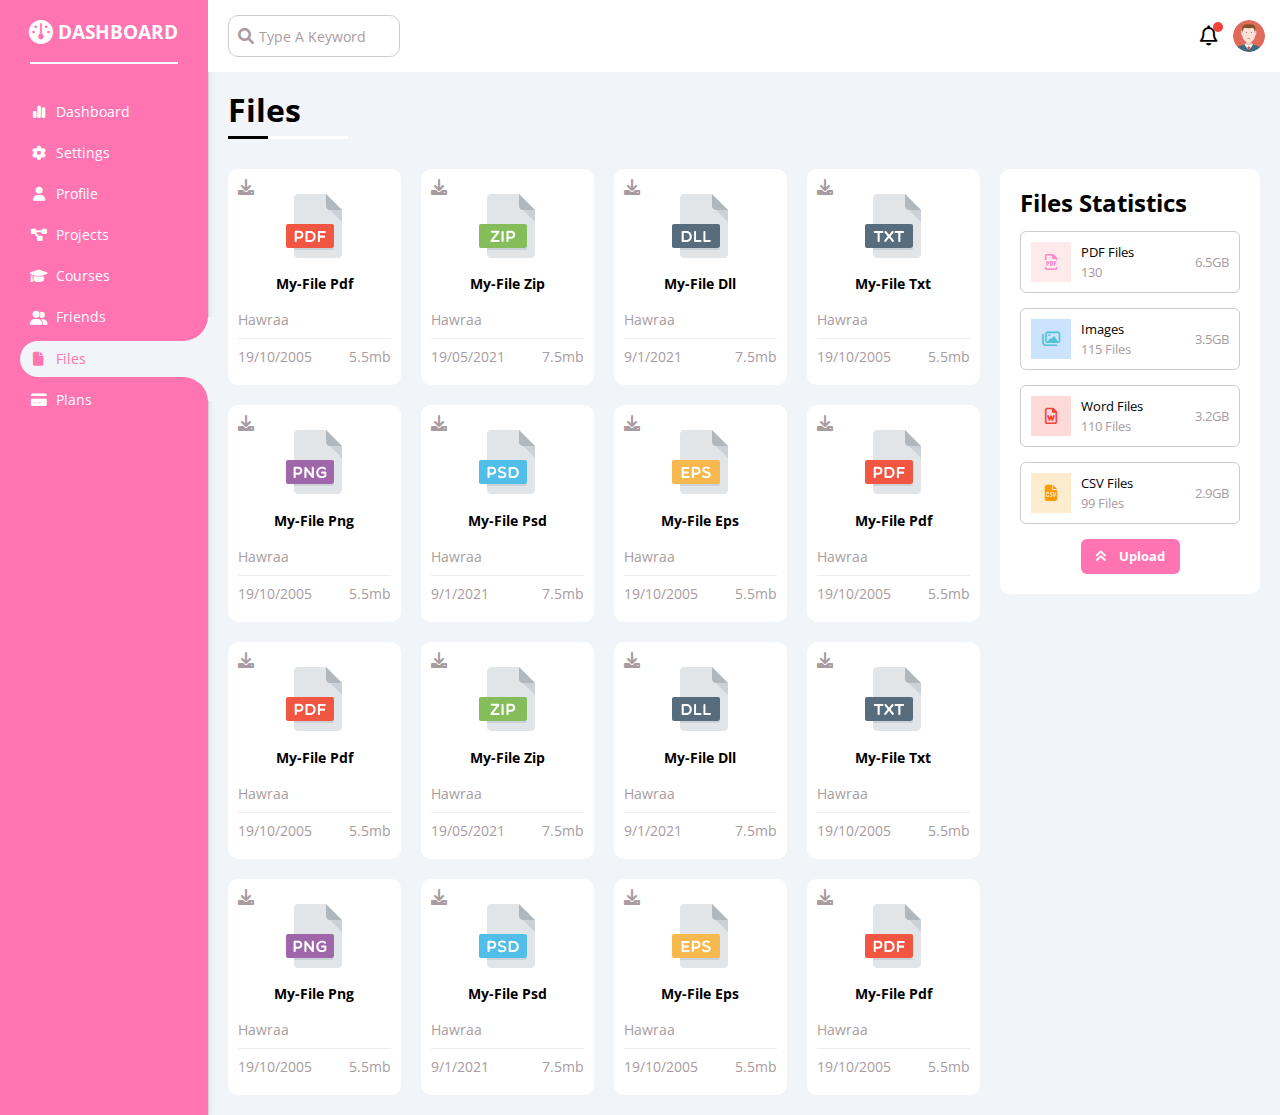
<file: files.html>
<!DOCTYPE html>
<html lang="en">
<head>
<meta charset="UTF-8">
<meta http-equiv="X-UA-Compatible" content="IE=edge">
<meta name="viewport" content="width=device-width, initial-scale=1.0">
<title>Dashboard</title>
<link rel="stylesheet" href="css/all.min.css">
<link rel="stylesheet" href="css/all.css">
 <link rel="stylesheet" href="css/framework.css">
 <link rel="stylesheet" href="css/normlize.css">
 <link rel="stylesheet" href="css/main.css">
 <link rel="preconnect" href="https://fonts.googleapis.com">
<link rel="preconnect" href="https://fonts.gstatic.com" crossorigin>
<link href="https://fonts.googleapis.com/css2?family=Open+Sans:wght@300;400;500;600;700;800&display=swap" rel="stylesheet">
</head>
<body>
<div class="page d-flex ">
    <!-- start sidebar -->
<div class="sidebar bg-pink  p-20 relative">
        <div class="logo d-flex relative">
            <i class="fa-solid fa-gauge"></i>
            <h3 class="c-white hide-mobile">Dashboard</h3>
        </div>
        <ul >
            <li>
                <a href="index.html">
                    <i class="fa-solid fa-chart-simple fa-fw"></i>
                    <span class="hide-mobile">dashboard</span>
                </a>
            </li>
            <li>
                <a href="settings.html">
                    <i class="fa-solid fa-gear fa-fw"></i>
                    <span class="hide-mobile">settings</span>
                </a>
            </li>
            <li>
                <a  href="profile.html">
                    <i class="fa-solid fa-user fa-fw"></i>
                    <span class="hide-mobile">profile</span>
                </a>
            </li>
            <li>
                <a href="projects.html">
                    <i class="fa-solid fa-diagram-project fa-fw"></i>
                    <span class="hide-mobile">projects</span>
                </a>
            </li>
            <li>
                <a href="courses.html">
                    <i class="fa-solid fa-graduation-cap fa-fw"></i>
                    <span class="hide-mobile">courses</span>
                </a>
            </li>
            <li>
                <a href="friends.html">
                    <i class="fa-solid fa-user-friends fa-fw"></i>
                    <span class="hide-mobile">friends</span>
                </a>
            </li>
            <li>
                <a class="active"  href="files.html">
                    <i class="fa-solid fa-file fa-fw"></i>
                    <span class="hide-mobile">Files</span>
                </a>
            </li>
            <li>
                <a href="plan.html">
                    <i class="fa-solid fa-credit-card fa-fw"></i>
                    <span class="hide-mobile">plans</span>
                </a>
            </li>
        </ul>
    </div>
    <!-- end sidebar -->
<div class="content w-full ">
<!-- start head -->
<div class="head bg-white p-15 space-between">
    <div class="search relative">
     <input class="p-20 br-10 border-ccc" type="search" placeholder="Type a Keyword">
    </div>
    <div class="icons center-flex">
<span class="notifications relative">
    <i class="fa-regular fa-bell fa-lg"></i>
</span>
<img src="imgs/avatar.png" alt="">
    </div>
</div>
<!-- end head -->
<h1 class="relative">files</h1>
<div class="files-page d-flex m-20 gap-20">
    <div class="files-stats p-20 bg-white br-10">
      <h2 class="mt-0 mb-15 txt-c-mobile">Files Statistics</h2>
      <div class="d-flex align-center border-ccc p-10 br-6 mb-15 fs-13">
        <i class="fa-regular fa-file-pdf fa-lg pink center-flex c-pink icon"></i>
        <div class="info">
          <span>PDF Files</span>
          <span class="c-grey d-block mt-5">130</span>
        </div>
        <div class="size c-grey">6.5GB</div>
      </div>
      <div class="d-flex align-center border-ccc p-10 br-6 mb-15 fs-13">
        <i class="fa-regular fa-images fa-lg blue center-flex c-blue icon"></i>
        <div class="info">
          <span>Images</span>
          <span class="c-grey d-block mt-5">115 Files</span>
        </div>
        <div class="size c-grey">3.5GB</div>
      </div>
      <div class="d-flex align-center border-ccc p-10 br-6 mb-15 fs-13">
        <i class="fa-regular fa-file-word fa-lg red center-flex c-red icon"></i>
        <div class="info">
          <span>Word Files</span>
          <span class="c-grey d-block mt-5">110 Files</span>
        </div>
        <div class="size c-grey">3.2GB</div>
      </div>
      <div class="d-flex align-center border-ccc p-10 br-6 fs-13">
        <i class="fa-solid fa-file-csv fa-lg orange center-flex c-orange icon"></i>
        <div class="info">
          <span>CSV Files</span>
          <span class="c-grey d-block mt-5">99 Files</span>
        </div>
        <div class="size c-grey">2.9GB</div>
      </div>
      <a class="upload bg-pink c-white fs-13 rad-6 d-block w-fit btn-shape" href="#">
        <i class="fa-solid fa-angles-up mr-10"></i>
        Upload
      </a>
    </div>
<div class="files-content tt-c d-grid gap-20">
<div class="file bg-white p-10 br-10">
<i class="fa-solid fa-download c-grey absolute"></i>
<div class="icon txt-c">
    <img src="imgs/pdf.svg" class="mt-15 mb-15" alt="">
</div>
    <div class="txt-c mb-20 fs-14 fw-b ">my-file pdf</div>
<p class="c-grey fs-14">hawraa</p>
<div class="info space-between mt-10 mb-10 pt-10 fs-14 c-grey">
<span>19/10/2005</span>
<span>5.5mb</span>
</div>
    </div>
<div class="file bg-white p-10 br-10">
    <i class="fa-solid fa-download c-grey absolute"></i>
    <div class="icon txt-c">
        <img src="imgs/zip.svg" class="mt-15 mb-15" alt="">
    </div>
    <div class="txt-c mb-20 fs-14 fw-b">my-file zip</div>
    <p class="c-grey fs-14">hawraa</p>
    <div class="info space-between mt-10 mb-10 pt-10 fs-14 c-grey">
    <span>19/05/2021</span>
    <span>7.5mb</span>
    </div>
    </div>
<div class="file bg-white p-10 br-10">
    <i class="fa-solid fa-download c-grey absolute"></i>
    <div class="icon txt-c">
        <img src="imgs/dll.svg" class="mt-15 mb-15" alt="">
    </div>
    <div class="txt-c mb-20 fs-14 fw-b">my-file dll</div>
    <p class="c-grey fs-14">hawraa</p>
    <div class="info space-between mt-10 mb-10 pt-10 fs-14 c-grey">
    <span>9/1/2021</span>
    <span>7.5mb</span>
    </div>
    </div>
<div class="file bg-white p-10 br-10">
    <i class="fa-solid fa-download c-grey absolute"></i>
    <div class="icon txt-c">
        <img src="imgs/txt.svg" class="mt-15 mb-15" alt="">
    </div>
    <div class="txt-c mb-20 fs-14  fw-b">my-file txt</div>
    <p class="c-grey fs-14">hawraa</p>
    <div class="info space-between mt-10 mb-10 pt-10 fs-14 c-grey">
    <span>19/10/2005</span>
    <span>5.5mb</span>
    </div>
    </div>
<div class="file bg-white p-10 br-10">
    <i class="fa-solid fa-download c-grey absolute"></i>
    <div class="icon txt-c">
        <img src="imgs/png.svg" class="mt-15 mb-15" alt="">
    </div>
    <div class="txt-c mb-20 fs-14 fw-b">my-file png</div>
    <p class="c-grey fs-14">hawraa</p>
    <div class="info space-between mt-10 mb-10 pt-10 fs-14 c-grey">
    <span>19/10/2005</span>
    <span>5.5mb</span>
    </div>
    </div>
<div class="file bg-white p-10 br-10">
    <i class="fa-solid fa-download c-grey absolute"></i>
    <div class="icon txt-c">
        <img src="imgs/psd.svg" class="mt-15 mb-15" alt="">
    </div>
    <div class="txt-c mb-20 fs-14 fw-b">my-file psd</div>
    <p class="c-grey fs-14">hawraa</p>
    <div class="info space-between mt-10 mb-10 pt-10 fs-14 c-grey">
    <span>9/1/2021</span>
    <span>7.5mb</span>
    </div>
    </div>
<div class="file bg-white p-10 br-10">
    <i class="fa-solid fa-download c-grey absolute"></i>
    <div class="icon txt-c">
        <img src="imgs/eps.svg" class="mt-15 mb-15" alt="">
    </div>
    <div class="txt-c mb-20 fs-14  fw-b">my-file eps</div>
    <p class="c-grey fs-14">hawraa</p>
    <div class="info space-between mt-10 mb-10 pt-10 fs-14 c-grey">
    <span>19/10/2005</span>
    <span>5.5mb</span>
    </div>
    </div>
<div class="file bg-white p-10 br-10">
    <i class="fa-solid fa-download c-grey absolute"></i>
    <div class="icon txt-c">
        <img src="imgs/pdf.svg" class="mt-15 mb-15" alt="">
    </div>
    <div class="txt-c mb-20 fs-14 fw-b">my-file pdf</div>
    <p class="c-grey fs-14">hawraa</p>
    <div class="info space-between mt-10 mb-10 pt-10 fs-14 c-grey">
    <span>19/10/2005</span>
    <span>5.5mb</span>
    </div>
    </div>
<div class="file bg-white p-10 br-10">
<i class="fa-solid fa-download c-grey absolute"></i>
<div class="icon txt-c">
    <img src="imgs/pdf.svg" class="mt-15 mb-15" alt="">
</div>
    <div class="txt-c mb-20 fs-14 fw-b ">my-file pdf</div>
<p class="c-grey fs-14">hawraa</p>
<div class="info space-between mt-10 mb-10 pt-10 fs-14 c-grey">
<span>19/10/2005</span>
<span>5.5mb</span>
</div>
    </div>
<div class="file bg-white p-10 br-10">
    <i class="fa-solid fa-download c-grey absolute"></i>
    <div class="icon txt-c">
        <img src="imgs/zip.svg" class="mt-15 mb-15" alt="">
    </div>
    <div class="txt-c mb-20 fs-14 fw-b">my-file zip</div>
    <p class="c-grey fs-14">hawraa</p>
    <div class="info space-between mt-10 mb-10 pt-10 fs-14 c-grey">
    <span>19/05/2021</span>
    <span>7.5mb</span>
    </div>
    </div>
<div class="file bg-white p-10 br-10">
    <i class="fa-solid fa-download c-grey absolute"></i>
    <div class="icon txt-c">
        <img src="imgs/dll.svg" class="mt-15 mb-15" alt="">
    </div>
    <div class="txt-c mb-20 fs-14 fw-b">my-file dll</div>
    <p class="c-grey fs-14">hawraa</p>
    <div class="info space-between mt-10 mb-10 pt-10 fs-14 c-grey">
    <span>9/1/2021</span>
    <span>7.5mb</span>
    </div>
    </div>
<div class="file bg-white p-10 br-10">
    <i class="fa-solid fa-download c-grey absolute"></i>
    <div class="icon txt-c">
        <img src="imgs/txt.svg" class="mt-15 mb-15" alt="">
    </div>
    <div class="txt-c mb-20 fs-14  fw-b">my-file txt</div>
    <p class="c-grey fs-14">hawraa</p>
    <div class="info space-between mt-10 mb-10 pt-10 fs-14 c-grey">
    <span>19/10/2005</span>
    <span>5.5mb</span>
    </div>
    </div>
<div class="file bg-white p-10 br-10">
    <i class="fa-solid fa-download c-grey absolute"></i>
    <div class="icon txt-c">
        <img src="imgs/png.svg" class="mt-15 mb-15" alt="">
    </div>
    <div class="txt-c mb-20 fs-14 fw-b">my-file png</div>
    <p class="c-grey fs-14">hawraa</p>
    <div class="info space-between mt-10 mb-10 pt-10 fs-14 c-grey">
    <span>19/10/2005</span>
    <span>5.5mb</span>
    </div>
    </div>
<div class="file bg-white p-10 br-10">
    <i class="fa-solid fa-download c-grey absolute"></i>
    <div class="icon txt-c">
        <img src="imgs/psd.svg" class="mt-15 mb-15" alt="">
    </div>
    <div class="txt-c mb-20 fs-14 fw-b">my-file psd</div>
    <p class="c-grey fs-14">hawraa</p>
    <div class="info space-between mt-10 mb-10 pt-10 fs-14 c-grey">
    <span>9/1/2021</span>
    <span>7.5mb</span>
    </div>
    </div>
<div class="file bg-white p-10 br-10">
    <i class="fa-solid fa-download c-grey absolute"></i>
    <div class="icon txt-c">
        <img src="imgs/eps.svg" class="mt-15 mb-15" alt="">
    </div>
    <div class="txt-c mb-20 fs-14  fw-b">my-file eps</div>
    <p class="c-grey fs-14">hawraa</p>
    <div class="info space-between mt-10 mb-10 pt-10 fs-14 c-grey">
    <span>19/10/2005</span>
    <span>5.5mb</span>
    </div>
    </div>
<div class="file bg-white p-10 br-10">
    <i class="fa-solid fa-download c-grey absolute"></i>
    <div class="icon txt-c">
        <img src="imgs/pdf.svg" class="mt-15 mb-15" alt="">
    </div>
    <div class="txt-c mb-20 fs-14 fw-b">my-file pdf</div>
    <p class="c-grey fs-14">hawraa</p>
    <div class="info space-between mt-10 mb-10 pt-10 fs-14 c-grey">
    <span>19/10/2005</span>
    <span>5.5mb</span>
    </div>
    </div>                                
</div>
</div>
</body>
</file>
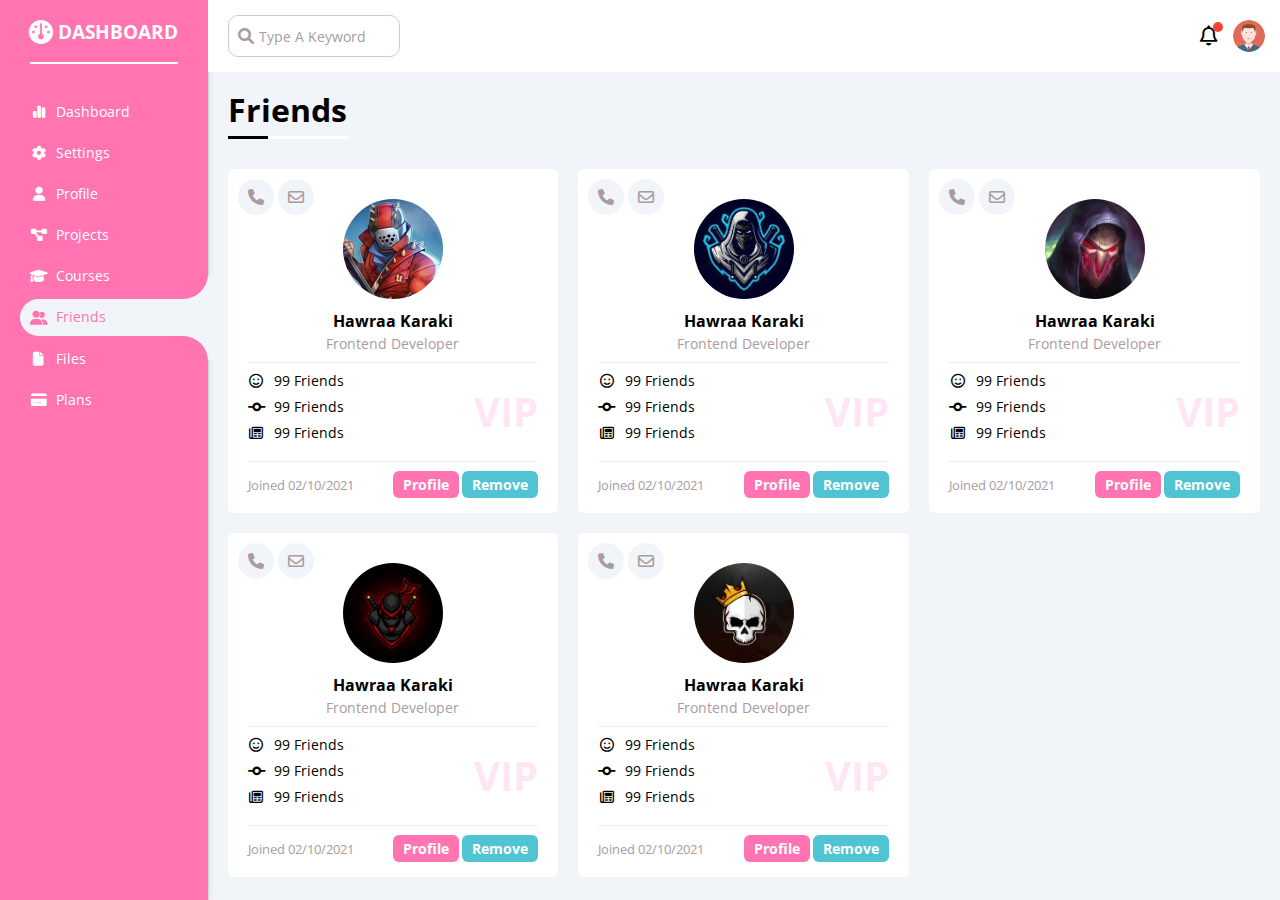
<file: friends.html>
<!DOCTYPE html>
<html lang="en">
<head>
    <meta charset="UTF-8">
    <meta http-equiv="X-UA-Compatible" content="IE=edge">
    <meta name="viewport" content="width=device-width, initial-scale=1.0">
    <title>Dashboard</title>
    <link rel="stylesheet" href="css/all.min.css">
    <link rel="stylesheet" href="css/all.css">
 <link rel="stylesheet" href="css/framework.css">
 <link rel="stylesheet" href="css/normlize.css">
 <link rel="stylesheet" href="css/main.css">
 <link rel="preconnect" href="https://fonts.googleapis.com">
<link rel="preconnect" href="https://fonts.gstatic.com" crossorigin>
<link href="https://fonts.googleapis.com/css2?family=Open+Sans:wght@300;400;500;600;700;800&display=swap" rel="stylesheet">
</head>
<body>
<div class="page d-flex ">
    <!-- start sidebar -->
    <div class="sidebar bg-pink  p-20 relative">
        <div class="logo d-flex relative">
            <i class="fa-solid fa-gauge"></i>
            <h3 class="c-white hide-mobile">Dashboard</h3>
        </div>
        <ul >
            <li>
                <a href="index.html">
                    <i class="fa-solid fa-chart-simple fa-fw"></i>
                    <span class="hide-mobile">dashboard</span>
                </a>
            </li>
            <li>
                <a href="settings.html">
                    <i class="fa-solid fa-gear fa-fw"></i>
                    <span class="hide-mobile">settings</span>
                </a>
            </li>
            <li>
                <a  href="profile.html">
                    <i class="fa-solid fa-user fa-fw"></i>
                    <span class="hide-mobile">profile</span>
                </a>
            </li>
            <li>
                <a href="projects.html">
                    <i class="fa-solid fa-diagram-project fa-fw"></i>
                    <span class="hide-mobile">projects</span>
                </a>
            </li>
            <li>
                <a href="courses.html">
                    <i class="fa-solid fa-graduation-cap fa-fw"></i>
                    <span class="hide-mobile">courses</span>
                </a>
            </li>
            <li>
                <a class="active"  href="friends.html">
                    <i class="fa-solid fa-user-friends fa-fw"></i>
                    <span class="hide-mobile">friends</span>
                </a>
            </li>
            <li>
                <a href="files.html">
                    <i class="fa-solid fa-file fa-fw"></i>
                    <span class="hide-mobile">Files</span>
                </a>
            </li>
            <li>
                <a href="plan.html">
                    <i class="fa-solid fa-credit-card fa-fw"></i>
                    <span class="hide-mobile">plans</span>
                </a>
            </li>
        </ul>
    </div>
    <!-- end sidebar -->
    <div class="content w-full ">
<!-- start head -->
<div class="head bg-white p-15 space-between">
    <div class="search relative">
     <input class="p-20 br-10 border-ccc" type="search" placeholder="Type a Keyword">
    </div>
    <div class="icons align-center">
<span class="notifications relative">
    <i class="fa-regular fa-bell fa-lg"></i>
</span>
<img src="imgs/avatar.png" alt="">
    </div>
</div>
<!-- end head -->
<h1 class="relative">friends</h1>
<div class="friends-page m-20 d-grid gap-20">
<div class="friends bg-white br-6 tt-c p-20 relative">
    <div class="contact ">
     <i class="fa-solid fa-phone"></i>
     <i class="fa-regular fa-envelope"></i>
    </div>
    <div class="txt-c">
        <img class="br-half mt-10 mb-10 w-100 h-100" src="imgs/friend-01.jpg" alt="">
        <h4 class="m-0">hawraa karaki</h4>
        <p class="c-grey fs-14 mt-5 mb-0">Frontend Developer</p>
    </div>
 <div class="icons fs-14 relative">
<div class="mb-10">
    <i class="fa-regular fa-face-smile fa-fw"></i>
    <span>99 friends</span>
</div>
    <div class="mb-10">
        <i class="fa-solid fa-code-commit fa-fw"></i>
        <span>99 friends</span>
    </div>
    <div class="mb-10">
        <i class="fa-regular fa-newspaper fa-fw"></i>
        <span>99 friends</span>
    </div>
    <span class="vip fw-b c-pink">VIP</span>
 </div>
<div class="info space-between fs-13">
<span class="c-grey">joined 02/10/2021</span>
<div>
<a href="profile.html" class="btn-shape bg-pink fs-14 c-white">profile</a>
<a href="#" class="btn-shape bg-blue fs-14 c-white">remove</a>
</div>
</div>
</div>
<div class="friends bg-white br-6 tt-c p-20 relative">
    <div class="contact ">
     <i class="fa-solid fa-phone"></i>
     <i class="fa-regular fa-envelope"></i>
    </div>
    <div class="txt-c">
        <img class="br-half mt-10 mb-10 w-100 h-100" src="imgs/friend-02.jpg" alt="">
        <h4 class="m-0">hawraa karaki</h4>
        <p class="c-grey fs-14 mt-5 mb-0">Frontend Developer</p>
    </div>
 <div class="icons fs-14 relative">
<div class="mb-10">
    <i class="fa-regular fa-face-smile fa-fw"></i>
    <span>99 friends</span>
</div>
    <div class="mb-10">
        <i class="fa-solid fa-code-commit fa-fw"></i>
        <span>99 friends</span>
    </div>
    <div class="mb-10">
        <i class="fa-regular fa-newspaper fa-fw"></i>
        <span>99 friends</span>
    </div>
    <span class="vip fw-b c-pink">VIP</span>
 </div>
<div class="info space-between fs-13">
<span class="c-grey">joined 02/10/2021</span>
<div>
<a href="profile.html" class="btn-shape bg-pink fs-14 c-white">profile</a>
<a href="#" class="btn-shape bg-blue fs-14 c-white">remove</a>
</div>
</div>
</div>
<div class="friends bg-white br-6 tt-c p-20 relative">
    <div class="contact ">
     <i class="fa-solid fa-phone"></i>
     <i class="fa-regular fa-envelope"></i>
    </div>
    <div class="txt-c">
        <img class="br-half mt-10 mb-10 w-100 h-100" src="imgs/friend-03.jpg" alt="">
        <h4 class="m-0">hawraa karaki</h4>
        <p class="c-grey fs-14 mt-5 mb-0">Frontend Developer</p>
    </div>
 <div class="icons fs-14 relative">
<div class="mb-10">
    <i class="fa-regular fa-face-smile fa-fw"></i>
    <span>99 friends</span>
</div>
    <div class="mb-10">
        <i class="fa-solid fa-code-commit fa-fw"></i>
        <span>99 friends</span>
    </div>
    <div class="mb-10">
        <i class="fa-regular fa-newspaper fa-fw"></i>
        <span>99 friends</span>
    </div>
    <span class="vip fw-b c-pink">VIP</span>
 </div>
<div class="info space-between fs-13">
<span class="c-grey">joined 02/10/2021</span>
<div>
<a href="profile.html" class="btn-shape bg-pink fs-14 c-white">profile</a>
<a href="#" class="btn-shape bg-blue fs-14 c-white">remove</a>
</div>
</div>
</div>
<div class="friends bg-white br-6 tt-c p-20 relative">
    <div class="contact ">
     <i class="fa-solid fa-phone"></i>
     <i class="fa-regular fa-envelope"></i>
    </div>
    <div class="txt-c">
        <img class="br-half mt-10 mb-10 w-100 h-100" src="imgs/friend-04.jpg" alt="">
        <h4 class="m-0">hawraa karaki</h4>
        <p class="c-grey fs-14 mt-5 mb-0">Frontend Developer</p>
    </div>
 <div class="icons fs-14 relative">
<div class="mb-10">
    <i class="fa-regular fa-face-smile fa-fw"></i>
    <span>99 friends</span>
</div>
    <div class="mb-10">
        <i class="fa-solid fa-code-commit fa-fw"></i>
        <span>99 friends</span>
    </div>
    <div class="mb-10">
        <i class="fa-regular fa-newspaper fa-fw"></i>
        <span>99 friends</span>
    </div>
    <span class="vip fw-b c-pink">VIP</span>
 </div>
<div class="info space-between fs-13">
<span class="c-grey">joined 02/10/2021</span>
<div>
<a href="profile.html" class="btn-shape bg-pink fs-14 c-white">profile</a>
<a href="#" class="btn-shape bg-blue fs-14 c-white">remove</a>
</div>
</div>
</div>
<div class="friends bg-white br-6 tt-c p-20 relative">
    <div class="contact ">
     <i class="fa-solid fa-phone"></i>
     <i class="fa-regular fa-envelope"></i>
    </div>
    <div class="txt-c">
        <img class="br-half mt-10 mb-10 w-100 h-100" src="imgs/friend-05.jpg" alt="">
        <h4 class="m-0">hawraa karaki</h4>
        <p class="c-grey fs-14 mt-5 mb-0">Frontend Developer</p>
    </div>
 <div class="icons fs-14 relative">
<div class="mb-10">
    <i class="fa-regular fa-face-smile fa-fw"></i>
    <span>99 friends</span>
</div>
    <div class="mb-10">
        <i class="fa-solid fa-code-commit fa-fw"></i>
        <span>99 friends</span>
    </div>
    <div class="mb-10">
        <i class="fa-regular fa-newspaper fa-fw"></i>
        <span>99 friends</span>
    </div>
    <span class="vip fw-b c-pink">VIP</span>
 </div>
<div class="info space-between fs-13">
<span class="c-grey">joined 02/10/2021</span>
<div>
<a href="profile.html" class="btn-shape bg-pink fs-14 c-white">profile</a>
<a href="#" class="btn-shape bg-blue fs-14 c-white">remove</a>
</div>
</div>
</div>
</div>
</div>
</div>
</body>
</file>
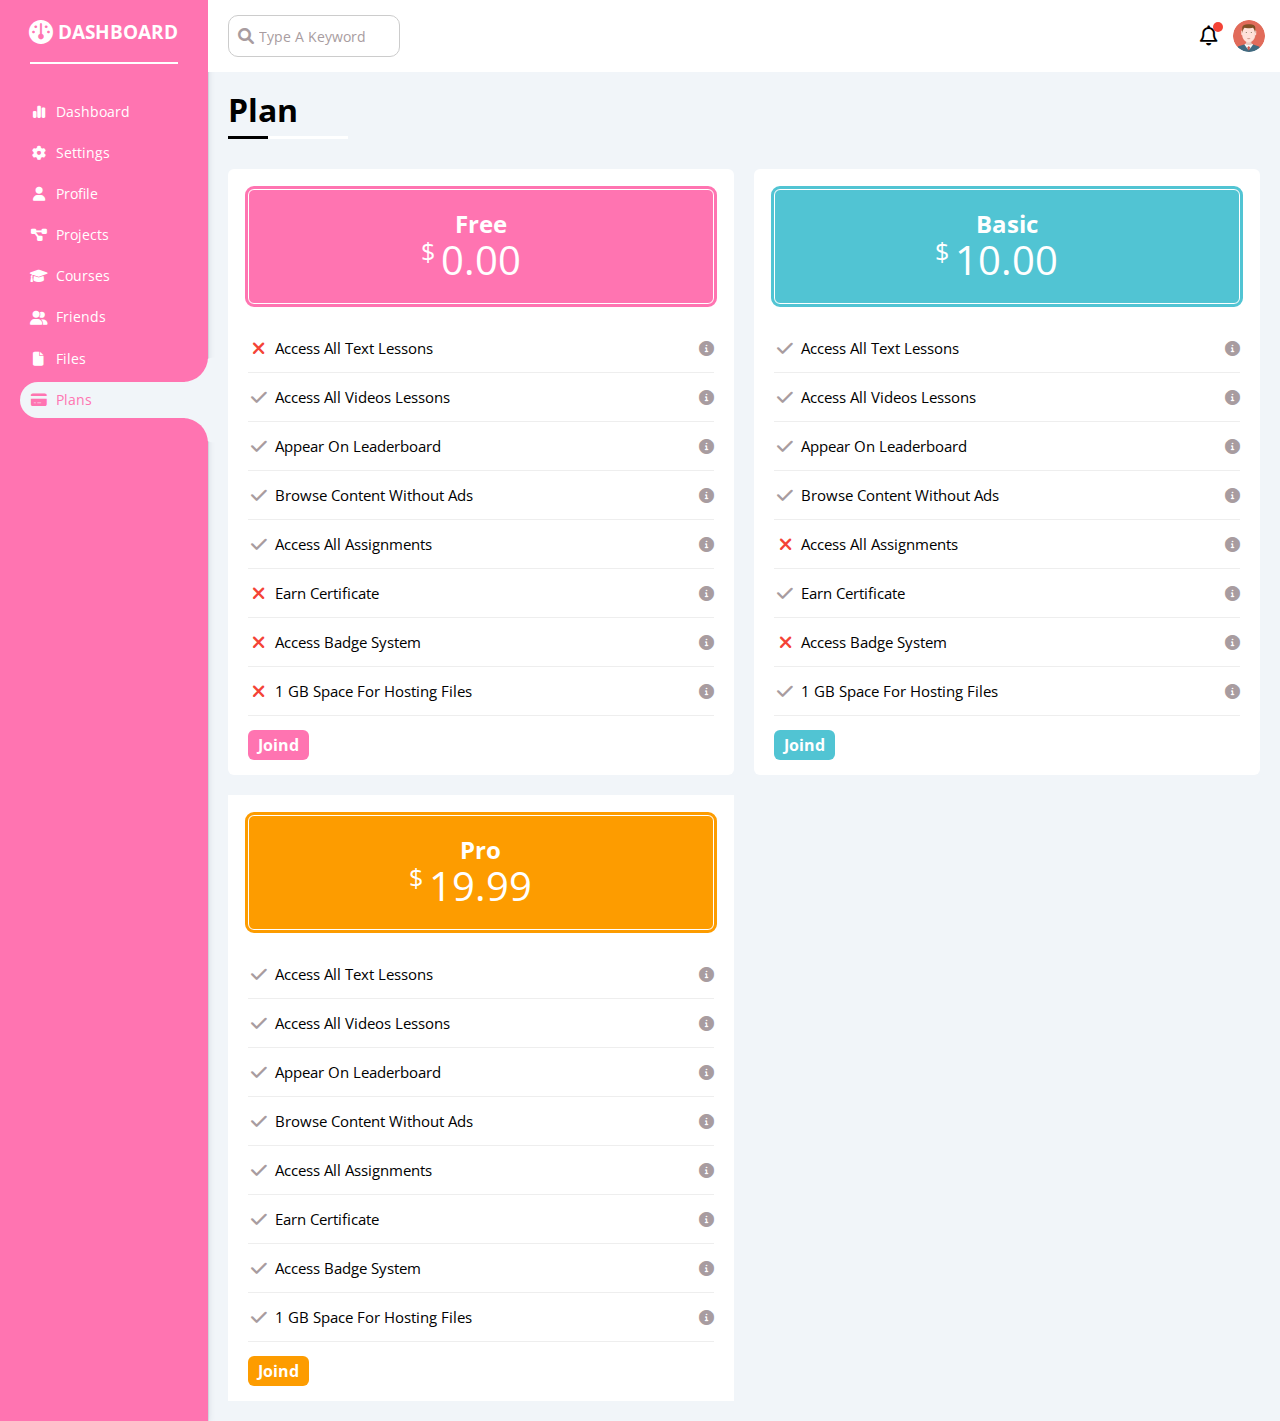
<file: plan.html>
<!DOCTYPE html>
<html lang="en">
<head>
    <meta charset="UTF-8">
    <meta http-equiv="X-UA-Compatible" content="IE=edge">
    <meta name="viewport" content="width=device-width, initial-scale=1.0">
    <title>Dashboard</title>
    <link rel="stylesheet" href="css/all.min.css">
    <link rel="stylesheet" href="css/all.css">
 <link rel="stylesheet" href="css/framework.css">
 <link rel="stylesheet" href="css/normlize.css">
 <link rel="stylesheet" href="css/main.css">
 <link rel="preconnect" href="https://fonts.googleapis.com">
<link rel="preconnect" href="https://fonts.gstatic.com" crossorigin>
<link href="https://fonts.googleapis.com/css2?family=Open+Sans:wght@300;400;500;600;700;800&display=swap" rel="stylesheet">
</head>
<body>
<div class="page d-flex ">
    <!-- start sidebar -->
    <div class="sidebar bg-pink  p-20 relative">
        <div class="logo d-flex relative">
            <i class="fa-solid fa-gauge"></i>
            <h3 class="c-white hide-mobile">Dashboard</h3>
        </div>
        <ul >
            <li>
                <a href="index.html">
                    <i class="fa-solid fa-chart-simple fa-fw"></i>
                    <span class="hide-mobile">dashboard</span>
                </a>
            </li>
            <li>
                <a href="settings.html">
                    <i class="fa-solid fa-gear fa-fw"></i>
                    <span class="hide-mobile">settings</span>
                </a>
            </li>
            <li>
                <a href="profile.html">
                    <i class="fa-solid fa-user fa-fw"></i>
                    <span class="hide-mobile">profile</span>
                </a>
            </li>
            <li>
                <a href="projects.html">
                    <i class="fa-solid fa-diagram-project fa-fw"></i>
                    <span class="hide-mobile">projects</span>
                </a>
            </li>
            <li>
                <a href="courses.html">
                    <i class="fa-solid fa-graduation-cap fa-fw"></i>
                    <span class="hide-mobile">courses</span>
                </a>
            </li>
            <li>
                <a href="friends.html">
                    <i class="fa-solid fa-user-friends fa-fw"></i>
                    <span class="hide-mobile">friends</span>
                </a>
            </li>
            <li>
                <a href="files.html">
                    <i class="fa-solid fa-file fa-fw"></i>
                    <span class="hide-mobile">Files</span>
                </a>
            </li>
            <li>
                <a class="active"  href="plan.html">
                    <i class="fa-solid fa-credit-card fa-fw"></i>
                    <span class="hide-mobile">plans</span>
                </a>
            </li>
        </ul>
    </div>
    <!-- end sidebar -->
    <div class="content w-full ">
<!-- start head -->
<div class="head bg-white p-15 space-between">
    <div class="search relative">
     <input class="p-20 br-10 border-ccc" type="search" placeholder="Type a Keyword">
    </div>
    <div class="icons align-center">
<span class="notifications relative">
    <i class="fa-regular fa-bell fa-lg"></i>
</span>
<img src="imgs/avatar.png" alt="">
    </div>
</div>
<!-- end head -->
<h1 class="relative">plan</h1>
<div class="plans-page gap-20 d-grid m-20">
    <div class="plan pink bg-white tt-c p-20 br-6">
        <div class="top bg-pink txt-c p-20">
        <h2 class="m-0 c-white">free</h2>
      
        <div class="price c-white ">
            <span>$</span>
            <div>0.00</div>
        </div>
    </div>
        <ul class="m-0 mt-20">
            <li>
                <i class="fa-solid fa-xmark fa-fw "></i>
                <span>Access All Text Lessons</span>
                <i class="fa-solid fa-circle-info help"></i>
            </li>
            <li>
                   <i class="fa-solid fa-check fa-fw yes"></i>
                <span> Access All Videos Lessons </span>
                <i class="fa-solid fa-circle-info help"></i>
            </li>
            <li>
                <i class="fa-solid fa-check fa-fw yes"></i>
                <span>Appear On Leaderboard </span>
                <i class="fa-solid fa-circle-info help"></i>
            </li>
            <li>
                   <i class="fa-solid fa-check fa-fw yes"></i>
                <span> Browse Content Without Ads</span>
                <i class="fa-solid fa-circle-info help"></i>
            </li>
            <li>
                  <i class="fa-solid fa-check fa-fw yes"></i>
                <span>Access All Assignments</span>
                <i class="fa-solid fa-circle-info help"></i>
            </li>
            <li>
                <i class="fa-solid fa-xmark fa-fw "></i>
                <span>Earn Certificate</span>
                <i class="fa-solid fa-circle-info help"></i>
            </li>
            <li>
                <i class="fa-solid fa-xmark fa-fw "></i>
                <span>Access Badge System</span>
                <i class="fa-solid fa-circle-info help"></i>
            </li>
            <li>
                <i class="fa-solid fa-xmark fa-fw "></i>
                <span>1 GB Space For Hosting Files</span>
                <i class="fa-solid fa-circle-info help"></i>
            </li>
        </ul>
        <a href="#" class="btn-shape bg-pink c-white">joind</a>
    </div>
    <div class="plan blue bg-white tt-c p-20 br-6">
        <div class="top bg-blue txt-c p-20 br-6">
        <h2 class="m-0 c-white">basic</h2>
      
        <div class="price c-white ">
            <span>$</span>
            <div>10.00</div>
        </div>
    </div>
        <ul class="m-0 mt-20">
            <li>
                <i class="fa-solid fa-check fa-fw yes"></i>
                <span>Access All Text Lessons</span>
                <i class="fa-solid fa-circle-info help"></i>
            </li>
            <li>
                <i class="fa-solid fa-check fa-fw yes"></i>
                <span> Access All Videos Lessons </span>
                <i class="fa-solid fa-circle-info help"></i>
            </li>
            <li>
                <i class="fa-solid fa-check fa-fw yes"></i>
                <span>Appear On Leaderboard </span>
                <i class="fa-solid fa-circle-info help"></i>
            </li>
            <li>
                <i class="fa-solid fa-check fa-fw yes"></i>
                <span> Browse Content Without Ads</span>
                <i class="fa-solid fa-circle-info help"></i>
            </li>
            <li>
                <i class="fa-solid fa-xmark fa-fw "></i>
                <span>Access All Assignments</span>
                <i class="fa-solid fa-circle-info help"></i>
            </li>
            <li>
                <i class="fa-solid fa-check fa-fw yes"></i>
                <span>Earn Certificate</span>
                <i class="fa-solid fa-circle-info help"></i>
            </li>
            <li>
                <i class="fa-solid fa-xmark fa-fw "></i>
                <span>Access Badge System</span>
                <i class="fa-solid fa-circle-info help"></i>
            </li>
            <li>
                <i class="fa-solid fa-check fa-fw yes"></i>
                <span>1 GB Space For Hosting Files</span>
                <i class="fa-solid fa-circle-info help"></i>
            </li>
        </ul>
        <a href="#" class="btn-shape bg-blue c-white">joind</a>
    </div>
    <div class="plan orange bg-white tt-c p-20">
        <div class="top bg-orange txt-c p-20">
        <h2 class="m-0 c-white">pro</h2>
      
        <div class="price c-white ">
            <span>$</span>
            <div>19.99</div>
        </div>
    </div>
        <ul class="m-0 mt-20">
            <li>
                <i class="fa-solid fa-check fa-fw yes"></i>
                <span>Access All Text Lessons</span>
                <i class="fa-solid fa-circle-info help"></i>
            </li>
            <li>
                <i class="fa-solid fa-check fa-fw yes"></i>
                <span> Access All Videos Lessons </span>
                <i class="fa-solid fa-circle-info help"></i>
            </li>
            <li>
                <i class="fa-solid fa-check fa-fw yes"></i>
                <span>Appear On Leaderboard </span>
                <i class="fa-solid fa-circle-info help"></i>
            </li>
            <li>
                <i class="fa-solid fa-check fa-fw yes"></i>
                <span> Browse Content Without Ads</span>
                <i class="fa-solid fa-circle-info help"></i>
            </li>
            <li>
                <i class="fa-solid fa-check fa-fw yes"></i>
                <span>Access All Assignments</span>
                <i class="fa-solid fa-circle-info help"></i>
            </li>
            <li>
                <i class="fa-solid fa-check fa-fw yes"></i>
                <span> Earn Certificate</span>
                <i class="fa-solid fa-circle-info help"></i>
            </li>
            <li>
                  <i class="fa-solid fa-check fa-fw yes"></i>
                <span>Access Badge System</span>
                <i class="fa-solid fa-circle-info help"></i>
            </li>
            <li>
                  <i class="fa-solid fa-check fa-fw yes"></i>
                <span>1 GB Space For Hosting Files</span>
                <i class="fa-solid fa-circle-info help"></i>
            </li>
        </ul>
        <a href="#" class="btn-shape bg-orange c-white">joind</a>
    </div>
</div>
</div>
</div>
</body>
</html>
</file>
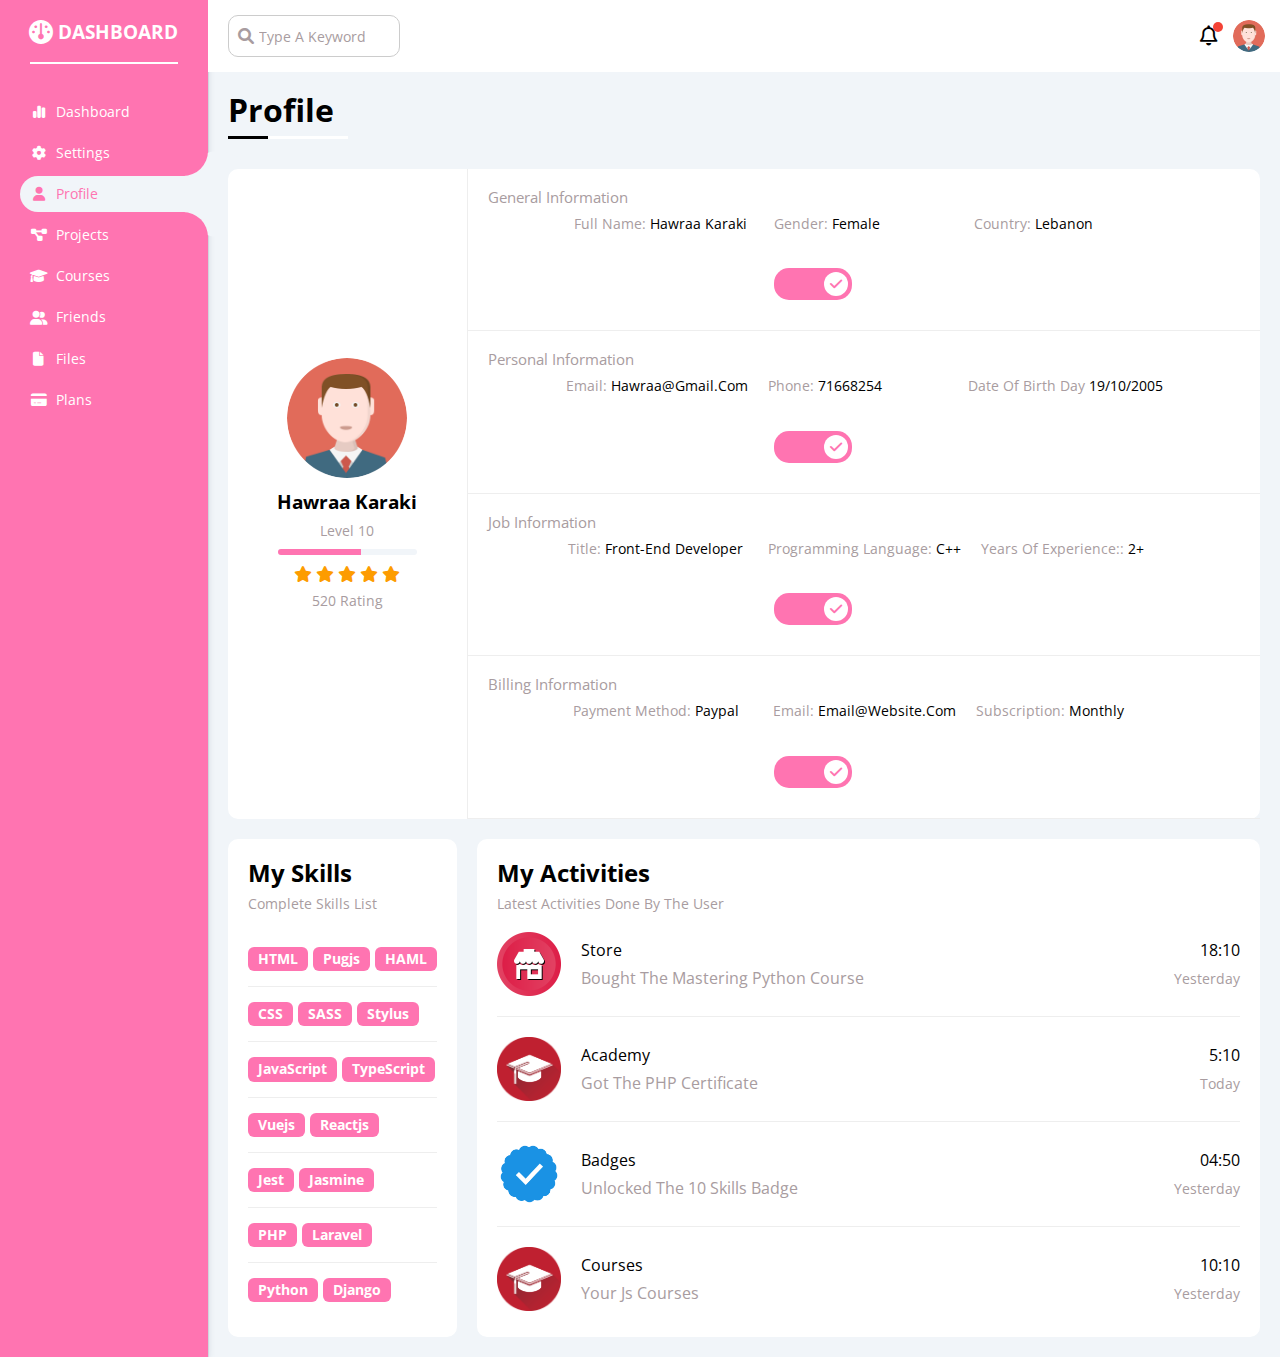
<file: profile.html>
<!DOCTYPE html>
<html lang="en">
<head>
    <meta charset="UTF-8">
    <meta http-equiv="X-UA-Compatible" content="IE=edge">
    <meta name="viewport" content="width=device-width, initial-scale=1.0">
    <title>Dashboard</title>
    <link rel="stylesheet" href="css/all.min.css">
    <link rel="stylesheet" href="css/all.css">
 <link rel="stylesheet" href="css/framework.css">
 <link rel="stylesheet" href="css/normlize.css">
 <link rel="stylesheet" href="css/main.css">
 <link rel="preconnect" href="https://fonts.googleapis.com">
<link rel="preconnect" href="https://fonts.gstatic.com" crossorigin>
<link href="https://fonts.googleapis.com/css2?family=Open+Sans:wght@300;400;500;600;700;800&display=swap" rel="stylesheet">
</head>
<body>
<div class="page d-flex ">
    <!-- start sidebar -->
    <div class="sidebar bg-pink  p-20 relative">
        <div class="logo d-flex relative">
            <i class="fa-solid fa-gauge"></i>
            <h3 class="c-white hide-mobile">Dashboard</h3>
        </div>
        <ul >
            <li>
                <a href="index.html">
                    <i class="fa-solid fa-chart-simple fa-fw"></i>
                    <span class="hide-mobile">dashboard</span>
                </a>
            </li>
            <li>
                <a href="settings.html">
                    <i class="fa-solid fa-gear fa-fw"></i>
                    <span class="hide-mobile">settings</span>
                </a>
            </li>
            <li>
                <a class="active"  href="profile.html">
                    <i class="fa-solid fa-user fa-fw"></i>
                    <span class="hide-mobile">profile</span>
                </a>
            </li>
            <li>
                <a href="projects.html">
                    <i class="fa-solid fa-diagram-project fa-fw"></i>
                    <span class="hide-mobile">projects</span>
                </a>
            </li>
            <li>
                <a href="courses.html">
                    <i class="fa-solid fa-graduation-cap fa-fw"></i>
                    <span class="hide-mobile">courses</span>
                </a>
            </li>
            <li>
                <a href="friends.html">
                    <i class="fa-solid fa-user-friends fa-fw"></i>
                    <span class="hide-mobile">friends</span>
                </a>
            </li>
            <li>
                <a href="files.html">
                    <i class="fa-solid fa-file fa-fw"></i>
                    <span class="hide-mobile">Files</span>
                </a>
            </li>
            <li>
                <a href="plan.html">
                    <i class="fa-solid fa-credit-card fa-fw"></i>
                    <span class="hide-mobile">plans</span>
                </a>
            </li>
        </ul>
    </div>
    <!-- end sidebar -->
    <div class="content w-full ">
<!-- start head -->
<div class="head bg-white p-15 space-between">
    <div class="search relative">
     <input class="p-20 br-10 border-ccc" type="search" placeholder="Type a Keyword">
    </div>
    <div class="icons align-center">
<span class="notifications relative">
    <i class="fa-regular fa-bell fa-lg"></i>
</span>
<img src="imgs/avatar.png" alt="">
    </div>
</div>
<!-- end head -->
<!-- start profile page -->
<h1 class="relative">profile</h1>
<div class="profile-page m-20 ">
    <div class="overview bg-white tt-c br-10 d-flex align-center ">
        <div class="avatar-box p-20 txt-c">
            <img class="br-half mb-10 " src="imgs/avatar.png" alt="">
            <h3 class="m-0 ">hawraa karaki</h3>
            <p class="c-grey fs-14 mt-10 mb-10">level 10</p>
            <div class="level br-6 bg-grey relative ">
                <span style="width: 60%;"></span>
            </div>
            <div class="rate mt-10">
                <i class="fa-solid fa-star c-orange fs-24"></i>
                <i class="fa-solid fa-star c-orange fs-24"></i>
                <i class="fa-solid fa-star c-orange fs-24"></i>
                <i class="fa-solid fa-star c-orange fs-24"></i>
                <i class="fa-solid fa-star c-orange fs-24"></i>
            </div>
            <p class="c-grey fs-14 m-0 mt-10 mb-20">520 rating</p>
        </div>
        <div class="info-box txt-c-mobile w-full">
        <!-- 1 -->
        <div class="box p-20 d-flex center-flex">
        <h4 class="c-grey w-full m-0 fs-15">General Information</h4>
        <div class="fs-14">
            <span class="c-grey">full name:</span>
            <span>hawraa karaki</span>
        </div>
        <div class="fs-14">
            <span class="c-grey">gender:</span>
            <span>female</span>
        </div>
        <div class="fs-14">
            <span class="c-grey">country:</span>
            <span>lebanon </span>
        </div>
        <div class="fs-14">
            <label>
                <input class="toggle-checkbox" type="checkbox" checked>
                <div class="toggle-switch"></div>
                </label>
        </div>
        </div>
        <!-- 2 --> 
            <div class="box p-20 d-flex center-flex">
              <h4 class="c-grey w-full m-0 fs-15">Personal Information</h4>
              <div class="fs-14">
                <span class="c-grey">email:</span>
                <span>hawraa@gmail.com</span>
              </div>
              <div class="fs-14">
                <span class="c-grey">phone:</span>
                <span>71668254</span>
            </div>
            <div class="fs-14">
                <span class="c-grey">date of birth day</span>
                <span>19/10/2005</span>
            </div>
            <div class="fs-14">
                <label>
                    <input class="toggle-checkbox" type="checkbox" checked>
                    <div class="toggle-switch"></div>
                    </label>
            </div>
        </div>
        <!-- 3 -->
            <div class="box p-20 d-flex center-flex">
              <h4 class="c-grey w-full m-0 fs-15">Job Information</h4>
              <div class="fs-14">
                <span class="c-grey">title:</span>
                <span>front-end developer</span>
              </div>
              <div class="fs-14">
                <span class="c-grey">Programming Language:</span>
                <span>c++</span>
            </div>
            <div class="fs-14">
                <span class="c-grey">Years Of Experience::</span>
                <span>2+</span>
            </div>
            <div class="fs-14">
                <label>
                    <input class="toggle-checkbox" type="checkbox" checked>
                    <div class="toggle-switch"></div>
                    </label>
            </div>
        </div>
        <!-- 4 --> 
        <div class="box p-20 d-flex center-flex">
            <h4 class="c-grey w-full m-0 fs-15">Billing Information</h4>
            <div class="fs-14">
                <span class="c-grey">Payment Method:</span>
                <span>Paypal</span>
            </div>
            <div class="fs-14">
                <span class="c-grey">Email:</span>
                <span> email@website.com</span>
            </div>
            <div class="fs-14">
                <span class="c-grey">Subscription:</span>
                <span> Monthly</span>
            </div>
            <div class="fs-14">
                <label>
                    <input class="toggle-checkbox" type="checkbox" checked>
                    <div class="toggle-switch"></div>
                    </label>
            </div>
        </div>
    </div>

    </div>
    <div class="other-data d-flex gap-20">
        <div class="skills-card bg-white p-20 tt-c mt-20 br-10">
            <h2 class="mt-0 mb-10">my skills</h2>
            <p class="mt-0 mb-20 c-grey fs-14">Complete Skills List </p>
            <ul class="m-0 txt-c-mobile">
                <li><span>HTML</span><span>Pugjs</span><span>HAML</span></li>
                <li><span>CSS</span><span>SASS</span><span>Stylus</span></li>
                <li><span>JavaScript</span><span>TypeScript</span></li>
                <li><span>Vuejs</span><span>Reactjs</span></li>
                <li><span>Jest</span><span>Jasmine</span></li>
                <li><span>PHP</span><span>Laravel</span></li>
                <li><span>Python</span><span>Django</span></li>
              </ul>
        </div>
        <div class="activities-card bg-white p-20 tt-c mt-20 br-10">
            <h2 class="mt-0 mb-10">my activities</h2>
            <p class="mt-0 mb-20 c-grey fs-14">Latest Activities Done By The User</p>
            <!-- 1 -->
            <div class="activity d-flex align-center txt-c-mobile">
                <img src="imgs/activity-01.png" alt="">
                <div class="info">
                    <span class="d-block mb-10">store</span>
                    <span class="c-grey">Bought The Mastering Python Course</span>
                </div>
                <div class="date">
                    <span class="d-block mb-10">18:10</span>
                    <span class="c-grey fs-14">Yesterday</span>
                </div>
            </div>
  
            <!--2 -->
            <div class="activity  d-flex align-center txt-c-mobile">
                <img src="imgs/activity-02.png" alt="">
                <div class="info">
                    <span class="d-block mb-10">academy</span>
                    <span class="c-grey">Got The PHP Certificate</span>
                </div>
                <div class="date">
                    <span class="d-block mb-10">5:10</span>
                    <span class="c-grey fs-14">today</span>
                </div>
            </div>

            <!-- 3 -->
            <div class="activity d-flex align-center txt-c-mobile">
                <img src="imgs/activity-03.png" alt="">
                <div class="info">
                    <span class="d-block mb-10">badges</span>
                    <span class="c-grey ">Unlocked The 10 Skills Badge</span>
                </div>
                <div class="date">
                    <span class="d-block mb-10">04:50</span>
                    <span class="c-grey fs-14">Yesterday</span>
                </div>
            </div>
            <!--2 -->
            <div class="activity  d-flex align-center txt-c-mobile">
                <img src="imgs/activity-02.png" alt="">
                <div class="info">
                    <span class="d-block mb-10">courses</span>
                    <span class="c-grey">your js  courses</span>
                </div>
                <div class="date">
                    <span class="d-block mb-10">10:10</span>
                    <span class="c-grey fs-14">yesterday</span>
                </div>
            </div>
        </div>
    </div>
    </div>
</div>
</div>
</body>
<!-- end profile page -->
</file>
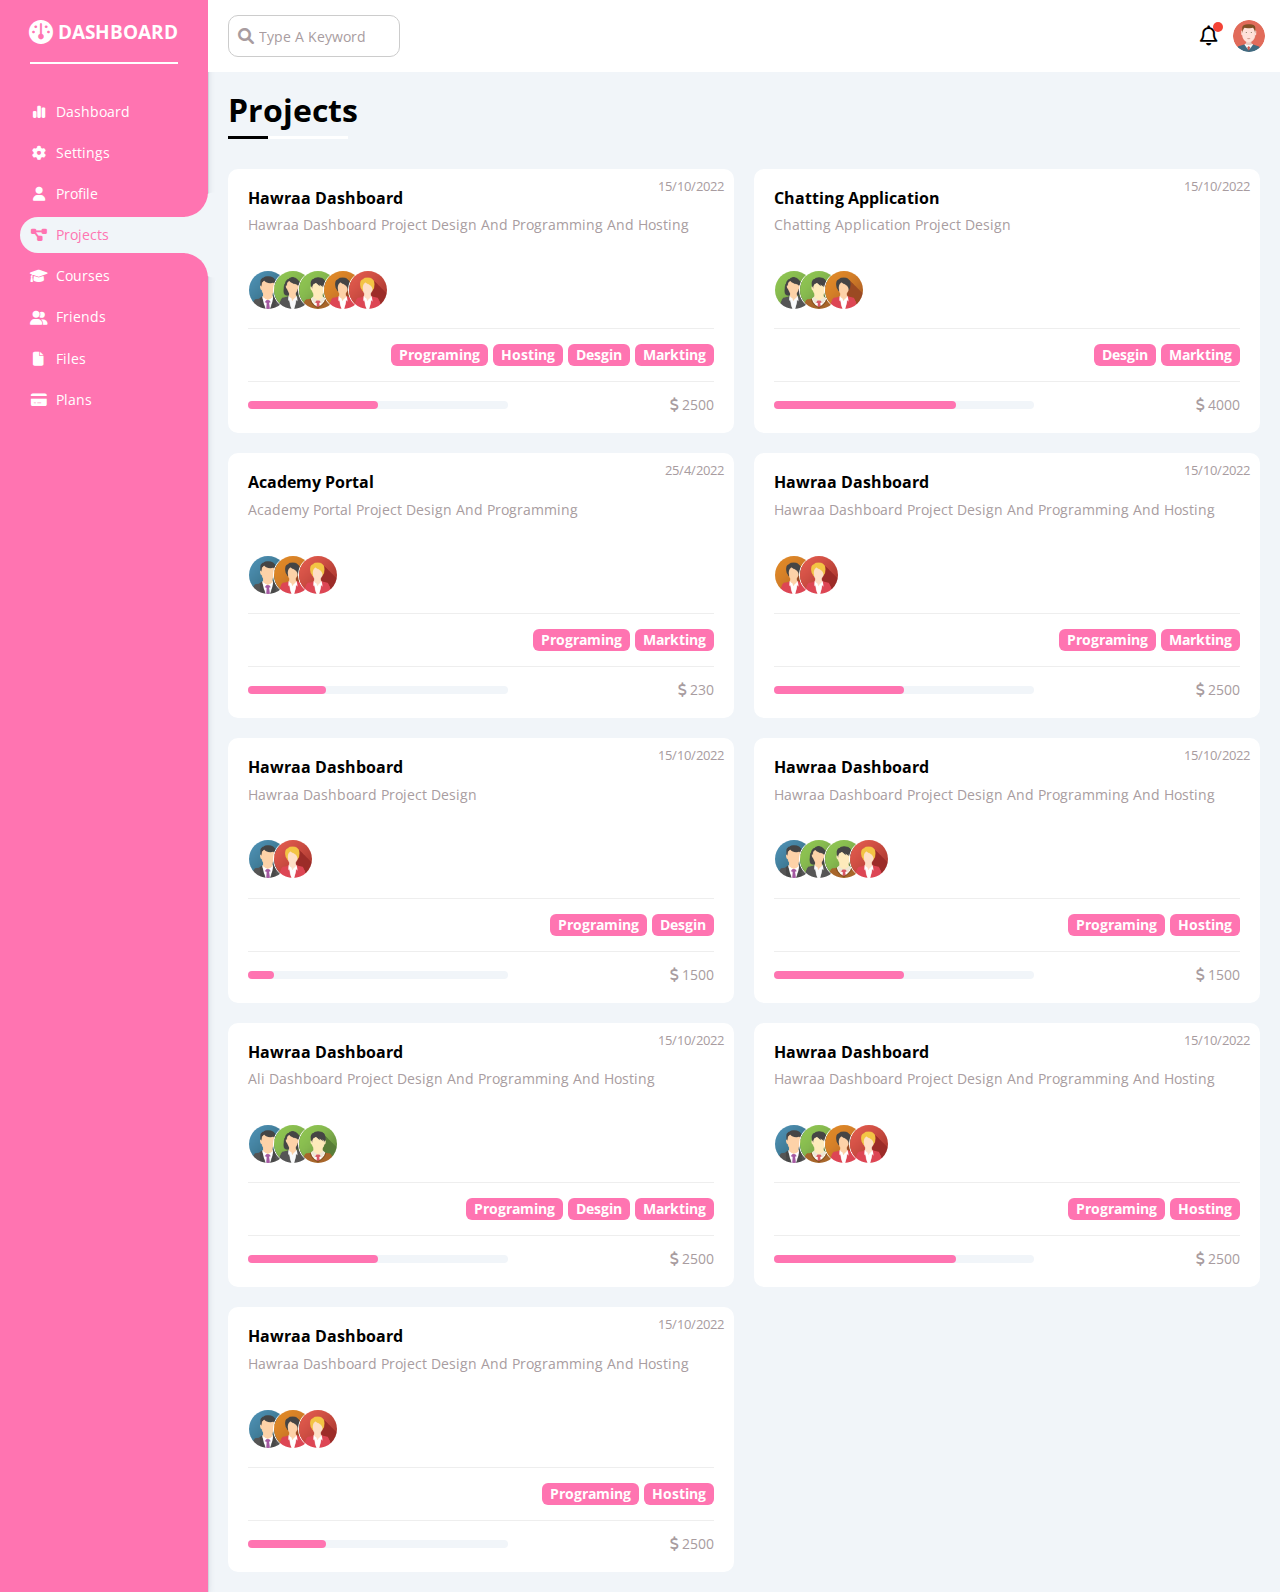
<file: projects.html>
<!DOCTYPE html>
<html lang="en">
<head>
    <meta charset="UTF-8">
    <meta http-equiv="X-UA-Compatible" content="IE=edge">
    <meta name="viewport" content="width=device-width, initial-scale=1.0">
    <title>Dashboard</title>
    <link rel="stylesheet" href="css/all.min.css">
    <link rel="stylesheet" href="css/all.css">
 <link rel="stylesheet" href="css/framework.css">
 <link rel="stylesheet" href="css/normlize.css">
 <link rel="stylesheet" href="css/main.css">
 <link rel="preconnect" href="https://fonts.googleapis.com">
<link rel="preconnect" href="https://fonts.gstatic.com" crossorigin>
<link href="https://fonts.googleapis.com/css2?family=Open+Sans:wght@300;400;500;600;700;800&display=swap" rel="stylesheet">
</head>
<body>
<div class="page d-flex ">
    <!-- start sidebar -->
    <div class="sidebar bg-pink  p-20 relative">
        <div class="logo d-flex relative">
            <i class="fa-solid fa-gauge"></i>
            <h3 class="c-white hide-mobile">Dashboard</h3>
        </div>
        <ul >
            <li>
                <a href="index.html">
                    <i class="fa-solid fa-chart-simple fa-fw"></i>
                    <span class="hide-mobile">dashboard</span>
                </a>
            </li>
            <li>
                <a href="settings.html">
                    <i class="fa-solid fa-gear fa-fw"></i>
                    <span class="hide-mobile">settings</span>
                </a>
            </li>
            <li>
                <a   href="profile.html">
                    <i class="fa-solid fa-user fa-fw"></i>
                    <span class="hide-mobile">profile</span>
                </a>
            </li>
            <li>
                <a class="active" href="projects.html">
                    <i class="fa-solid fa-diagram-project fa-fw"></i>
                    <span class="hide-mobile">projects</span>
                </a>
            </li>
            <li>
                <a href="courses.html">
                    <i class="fa-solid fa-graduation-cap fa-fw"></i>
                    <span class="hide-mobile">courses</span>
                </a>
            </li>
            <li>
                <a href="friends.html">
                    <i class="fa-solid fa-user-friends fa-fw"></i>
                    <span class="hide-mobile">friends</span>
                </a>
            </li>
            <li>
                <a href="files.html">
                    <i class="fa-solid fa-file fa-fw"></i>
                    <span class="hide-mobile">Files</span>
                </a>
            </li>
            <li>
                <a href="plan.html">
                    <i class="fa-solid fa-credit-card fa-fw"></i>
                    <span class="hide-mobile">plans</span>
                </a>
            </li>
        </ul>
    </div>
    <!-- end sidebar -->
    <div class="content w-full ">
<!-- start head -->
<div class="head bg-white p-15 space-between">
    <div class="search relative">
     <input class="p-20 br-10 border-ccc" type="search" placeholder="Type a Keyword">
    </div>
    <div class="icons align-center">
<span class="notifications relative">
    <i class="fa-regular fa-bell fa-lg"></i>
</span>
<img src="imgs/avatar.png" alt="">
    </div>
</div>
<!-- end head -->
<h1 class="relative">projects</h1>
<div class="projects-page d-grid gap-20 m-20">
    <div class="projects bg-white br-10 p-20 tt-c relative">
        <span class=" date fs-13 c-grey">15/10/2022</span>
        <h4 class="mt-0">Hawraa Dashboard</h4>
        <p class="c-grey mt-10 fs-14">Hawraa Dashboard Project Design And Programming And Hosting</p>
        <div class="team">
            <a href="#"><img src="imgs/team-01.png" alt=""></a>
            <a href="#"><img src="imgs/team-02.png" alt=""></a>
            <a href="#"><img src="imgs/team-03.png" alt=""></a>
            <a href="#"><img src="imgs/team-04.png" alt=""></a>
            <a href="#"><img src="imgs/team-05.png" alt=""></a>
        </div>
        <div class="do">
            <span class="bg-pink btn-shape d-block c-white">programing</span>
            <span class="bg-pink btn-shape c-white">hosting</span>
            <span class="bg-pink btn-shape c-white">desgin</span>
            <span class="bg-pink btn-shape c-white">markting</span>
        </div>
        <div class="info space-between">
            <div class="progress bg-grey">
                <span class="bg-pink" style="width :50%"> </span>
            </div>
            <div class="fs-14 c-grey">
                <i class="fa-solid fa-dollar-sign"></i>
                2500
            </div>
        </div>
    </div>
    <div class="projects bg-white br-10 p-20 tt-c relative">
        <span class=" date fs-13 c-grey">15/10/2022</span>
        <h4 class="mt-0">Chatting Application</h4>
        <p class="c-grey mt-10 fs-14">Chatting Application Project Design</p>
        <div class="team">
            <a href="#"><img src="imgs/team-02.png" alt=""></a>
            <a href="#"><img src="imgs/team-03.png" alt=""></a>
            <a href="#"><img src="imgs/team-04.png" alt=""></a>

        </div>
        <div class="do">
            <span class="bg-pink btn-shape c-white">desgin</span>
            <span class="bg-pink btn-shape c-white">markting</span>
        </div>
        <div class="info space-between">
            <div class="progress bg-grey">
                <span class="bg-pink" style="width :70%"> </span>
            </div>
            <div class="fs-14 c-grey">
                <i class="fa-solid fa-dollar-sign"></i>
                4000
            </div>
        </div>
    </div>
    <div class="projects bg-white br-10 p-20 tt-c relative">
        <span class=" date fs-13 c-grey">25/4/2022</span>
        <h4 class="mt-0">Academy Portal</h4>
        <p class="c-grey mt-10 fs-14">Academy Portal Project Design And Programming</p>
        <div class="team">
            <a href="#"><img src="imgs/team-01.png" alt=""></a>
            <a href="#"><img src="imgs/team-04.png" alt=""></a>
            <a href="#"><img src="imgs/team-05.png" alt=""></a>
        </div>
        <div class="do">
            <span class="bg-pink btn-shape d-block c-white">programing</span>
            <span class="bg-pink btn-shape c-white">markting</span>
        </div>
        <div class="info space-between">
            <div class="progress bg-grey">
                <span class="bg-pink" style="width :30%"> </span>
            </div>
            <div class="fs-14 c-grey">
                <i class="fa-solid fa-dollar-sign"></i>
                230
            </div>
        </div>
    </div>
    <div class="projects bg-white br-10 p-20 tt-c relative">
        <span class=" date fs-13 c-grey">15/10/2022</span>
        <h4 class="mt-0">Hawraa Dashboard</h4>
        <p class="c-grey mt-10 fs-14">Hawraa Dashboard Project Design And Programming And Hosting</p>
        <div class="team">
            <a href="#"><img src="imgs/team-04.png" alt=""></a>
            <a href="#"><img src="imgs/team-05.png" alt=""></a>
        </div>
        <div class="do">
            <span class="bg-pink btn-shape d-block c-white">programing</span>
            <span class="bg-pink btn-shape c-white">markting</span>
        </div>
        <div class="info space-between">
            <div class="progress bg-grey">
                <span class="bg-pink" style="width :50%"> </span>
            </div>
            <div class="fs-14 c-grey">
                <i class="fa-solid fa-dollar-sign"></i>
                2500
            </div>
        </div>
    </div>
    <div class="projects bg-white br-10 p-20 tt-c relative">
        <span class=" date fs-13 c-grey">15/10/2022</span>
        <h4 class="mt-0">Hawraa Dashboard</h4>
        <p class="c-grey mt-10 fs-14">Hawraa Dashboard Project Design </p>
        <div class="team">
            <a href="#"><img src="imgs/team-01.png" alt=""></a>
            <a href="#"><img src="imgs/team-05.png" alt=""></a>
        </div>
        <div class="do">
            <span class="bg-pink btn-shape d-block c-white">programing</span>
            <span class="bg-pink btn-shape c-white">desgin</span>
        </div>
        <div class="info space-between">
            <div class="progress bg-grey">
                <span class="bg-pink" style="width :10%"> </span>
            </div>
            <div class="fs-14 c-grey">
                <i class="fa-solid fa-dollar-sign"></i>
                1500
            </div>
        </div>
    </div>
    <div class="projects bg-white br-10 p-20 tt-c relative">
        <span class=" date fs-13 c-grey">15/10/2022</span>
        <h4 class="mt-0">Hawraa Dashboard</h4>
        <p class="c-grey mt-10 fs-14">Hawraa Dashboard Project Design And Programming And Hosting</p>
        <div class="team">
            <a href="#"><img src="imgs/team-01.png" alt=""></a>
            <a href="#"><img src="imgs/team-02.png" alt=""></a>
            <a href="#"><img src="imgs/team-03.png" alt=""></a>
            <a href="#"><img src="imgs/team-05.png" alt=""></a>
        </div>
        <div class="do">
            <span class="bg-pink btn-shape d-block c-white">programing</span>
            <span class="bg-pink btn-shape c-white">hosting</span>
        </div>
        <div class="info space-between">
            <div class="progress bg-grey">
                <span class="bg-pink" style="width :50%"> </span>
            </div>
            <div class="fs-14 c-grey">
                <i class="fa-solid fa-dollar-sign"></i>
                1500
            </div>
        </div>
    </div>
    <div class="projects bg-white br-10 p-20 tt-c relative">
        <span class=" date fs-13 c-grey">15/10/2022</span>
        <h4 class="mt-0">Hawraa Dashboard</h4>
        <p class="c-grey mt-10 fs-14">ali Dashboard Project Design And Programming And Hosting</p>
        <div class="team">
            <a href="#"><img src="imgs/team-01.png" alt=""></a>
            <a href="#"><img src="imgs/team-02.png" alt=""></a>
            <a href="#"><img src="imgs/team-03.png" alt=""></a>
        </div>
        <div class="do">
            <span class="bg-pink btn-shape d-block c-white">programing</span>
            <span class="bg-pink btn-shape c-white">desgin</span>
            <span class="bg-pink btn-shape c-white">markting</span>
        </div>
        <div class="info space-between">
            <div class="progress bg-grey">
                <span class="bg-pink" style="width :50%"> </span>
            </div>
            <div class="fs-14 c-grey">
                <i class="fa-solid fa-dollar-sign"></i>
                2500
            </div>
        </div>
    </div>
    <div class="projects bg-white br-10 p-20 tt-c relative">
        <span class=" date fs-13 c-grey">15/10/2022</span>
        <h4 class="mt-0">Hawraa Dashboard</h4>
        <p class="c-grey mt-10 fs-14">Hawraa Dashboard Project Design And Programming And Hosting</p>
        <div class="team">
            <a href="#"><img src="imgs/team-01.png" alt=""></a>
            <a href="#"><img src="imgs/team-03.png" alt=""></a>
            <a href="#"><img src="imgs/team-04.png" alt=""></a>
            <a href="#"><img src="imgs/team-05.png" alt=""></a>
        </div>
        <div class="do">
            <span class="bg-pink btn-shape d-block c-white">programing</span>
            <span class="bg-pink btn-shape c-white">hosting</span>
        </div>
        <div class="info space-between">
            <div class="progress bg-grey">
                <span class="bg-pink" style="width :70%"> </span>
            </div>
            <div class="fs-14 c-grey">
                <i class="fa-solid fa-dollar-sign"></i>
                2500
            </div>
        </div>
    </div>
    <div class="projects bg-white br-10 p-20 tt-c relative">
        <span class=" date fs-13 c-grey">15/10/2022</span>
        <h4 class="mt-0">Hawraa Dashboard</h4>
        <p class="c-grey mt-10 fs-14">Hawraa Dashboard Project Design And Programming And Hosting</p>
        <div class="team">
            <a href="#"><img src="imgs/team-01.png" alt=""></a>
            <a href="#"><img src="imgs/team-04.png" alt=""></a>
            <a href="#"><img src="imgs/team-05.png" alt=""></a>
        </div>
        <div class="do">
            <span class="bg-pink btn-shape d-block c-white">programing</span>
            <span class="bg-pink btn-shape c-white">hosting</span>
        </div>
        <div class="info space-between">
            <div class="progress bg-grey">
                <span class="bg-pink" style="width :30%"> </span>
            </div>
            <div class="fs-14 c-grey">
                <i class="fa-solid fa-dollar-sign"></i>
                2500
            </div>
        </div>
    </div>
</div>
    </div>
</div>
</body>
</file>
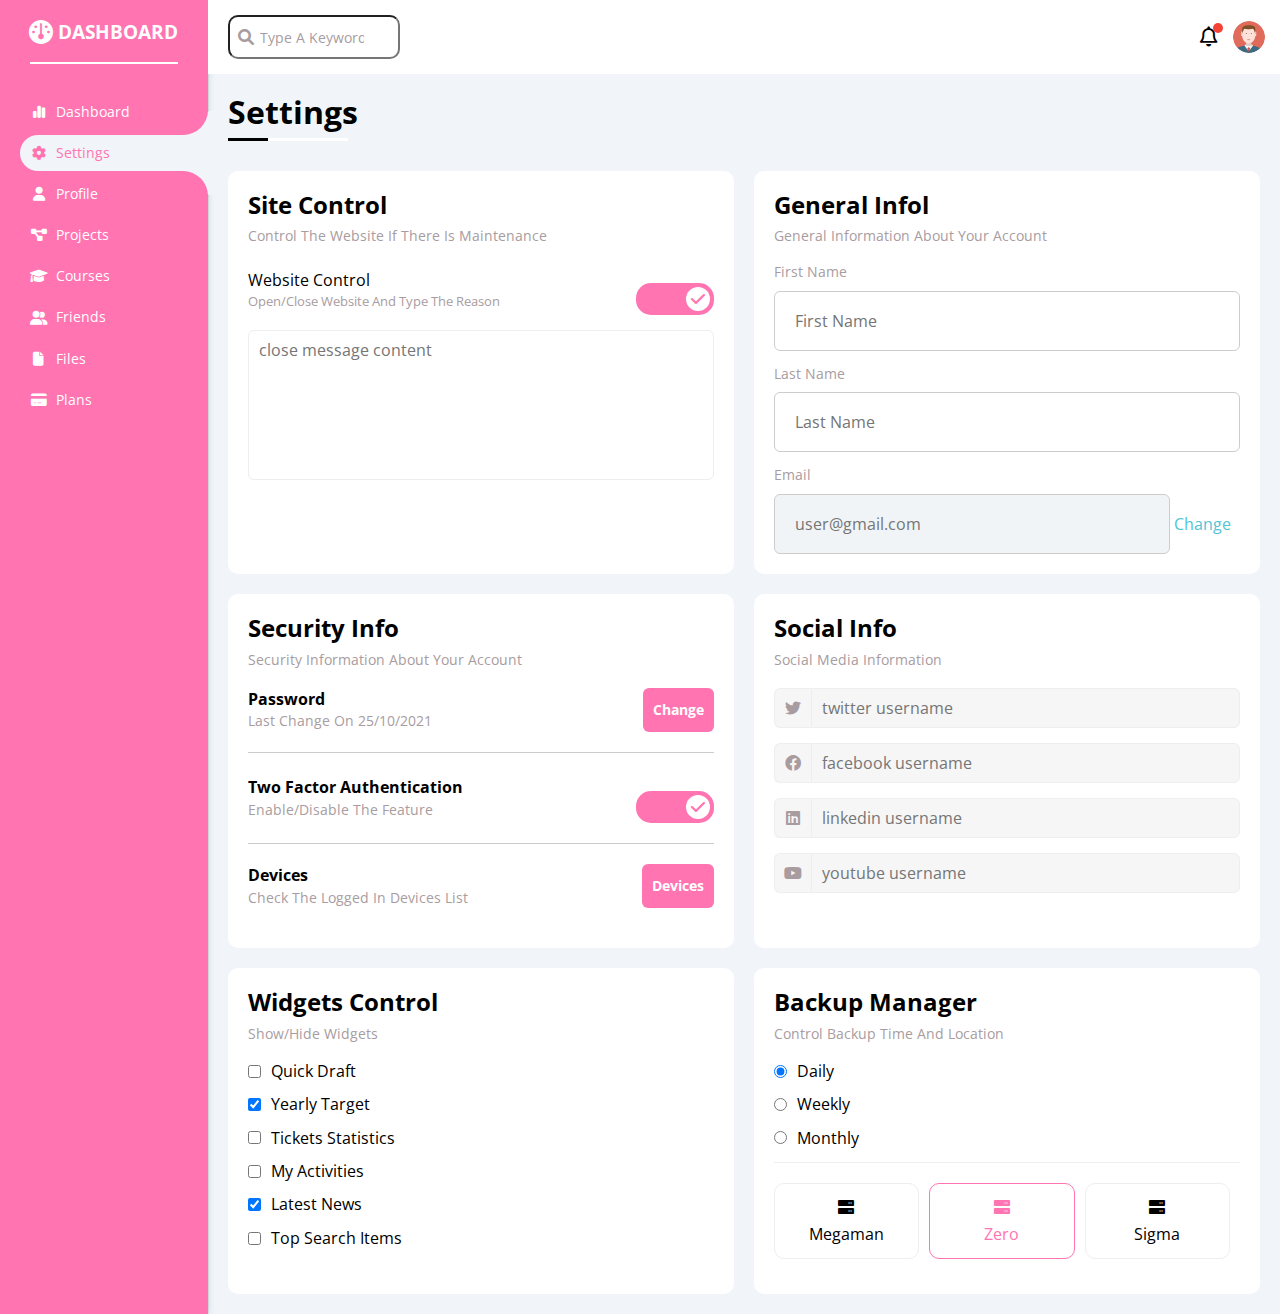
<file: settings.html>
<!DOCTYPE html>
<html lang="en">
<head>
    <head>
        <meta charset="UTF-8">
        <meta http-equiv="X-UA-Compatible" content="IE=edge">
        <meta name="viewport" content="width=device-width, initial-scale=1.0">
        <title>Settings</title>
        <link rel="stylesheet" href="css/all.min.css">
        <link rel="stylesheet" href="css/all.css">
     <link rel="stylesheet" href="css/framework.css">
     <link rel="stylesheet" href="css/normlize.css">
     <link rel="stylesheet" href="css/main.css">
     <link rel="preconnect" href="https://fonts.googleapis.com">
    <link rel="preconnect" href="https://fonts.gstatic.com" crossorigin>
    <link href="https://fonts.googleapis.com/css2?family=Open+Sans:wght@300;400;500;600;700;800&display=swap" rel="stylesheet">
    </head>
</head>
<body>
    <div class="page d-flex ">
        <!-- start sidebar -->
        <div class="sidebar bg-pink  p-20 relative">
            <div class="logo d-flex relative">
                <i class="fa-solid fa-gauge"></i>
                <h3 class="c-white hide-mobile">Dashboard</h3>
            </div>
            <ul >
                <li>
                    <a  href="index.html">
                        <i class="fa-solid fa-chart-simple fa-fw"></i>
                        <span class="hide-mobile">dashboard</span>
                    </a>
                </li>
                <li>
                    <a class="active" href="settings.html">
                        <i class="fa-solid fa-gear fa-fw"></i>
                        <span class="hide-mobile">settings</span>
                    </a>
                </li>
                <li>
                    <a href="index.html">
                        <i class="fa-solid fa-user fa-fw"></i>
                        <span class="hide-mobile">profile</span>
                    </a>
                </li>
                <li>
                    <a href="index.html">
                        <i class="fa-solid fa-diagram-project fa-fw"></i>
                        <span class="hide-mobile">projects</span>
                    </a>
                </li>
                <li>
                    <a href="index.html">
                        <i class="fa-solid fa-graduation-cap fa-fw"></i>
                        <span class="hide-mobile">courses</span>
                    </a>
                </li>
                <li>
                    <a href="index.html">
                        <i class="fa-solid fa-user-friends fa-fw"></i>
                        <span class="hide-mobile">friends</span>
                    </a>
                </li>
                <li>
                    <a href="index.html">
                        <i class="fa-solid fa-file fa-fw"></i>
                        <span class="hide-mobile">Files</span>
                    </a>
                </li>
                <li>
                    <a href="index.html">
                        <i class="fa-solid fa-credit-card fa-fw"></i>
                        <span class="hide-mobile">plans</span>
                    </a>
                </li>
            </ul>
        </div>
        <!-- end sidebar -->
        <div class="content w-full ">
    <!-- start head -->
    <div class="head bg-white p-15 space-between">
        <div class="search relative">
         <input class="p-20 br-10 border-1" type="search" placeholder="Type a Keyword">
        </div>
        <div class="icons align-center">
    <span class="notifications relative">
        <i class="fa-regular fa-bell fa-lg"></i>
    </span>
    <img src="imgs/avatar.png" alt="">
        </div>
    </div>
    <!-- end head -->
    <h1 class="relative ">Settings</h1>
    <div class="settings-page m-20 d-grid gap-20" >
<!-- start settings box -->
<div class="p-20 bg-white br-10 tt-c">
    <h2 class="mt-0 mb-10">site control</h2>
    <p class="mt-0 mb-20 c-grey fs-14">control the website if there is maintenance</p>
    <div class="mb-15 space-between">
<div> 
    <span>website control</span>
    <p  class="mt-5 mb-0 c-grey fs-13">open/close website and type the reason</p>
</div>
<div>
    <label>
    <input class="toggle-checkbox" type="checkbox" checked>
    <div class="toggle-switch"></div>
    </label>
</div>
</div>
<textarea class="close-message mt-10 p-10 br-6 d-block w-full" placeholder="close message content"></textarea>
<!-- end settings box -->
    </div>
    <div class="p-20 bg-white br-10 tt-c">
    <h2 class="mt-0 mb-10">General Infol</h2>
    <p class="mt-0 mb-20 c-grey fs-14 ">General Information About Your Account</p>
    <div class="mb-15">
        <label class="fs-14 c-grey d-block mb-10" for="first-name">first name</label>
            <input class=" border-ccc p-20 br-6 d-block w-full" type="text" id="first-name" placeholder="First Name">
       
    </div>
    <div class="mb-15">
        <label class="fs-14 c-grey d-block mb-10 mt-10" for="first-name">last name</label>
            <input class=" border-ccc p-20 br-6 d-block w-full" type="text" id="last-name" placeholder="Last Name">
       
    </div>
    <div>
        <label class="fs-14 c-grey d-block mb-10 mt-10" for="email">email</label>
            <input class="email border-ccc p-20 br-6 d-block w-full" disabled type="email" id="email" placeholder="user@gmail.com">
       <a href="#" class="c-blue">change</a>
    </div>
    </div>
    <div class="p-20 bg-white br-10 tt-c">
        <h2 class="mt-0 mb-10">Security Info</h2>
        <p class="mt-0 mb-20 c-grey fs-14 ">Security Information About Your Account</p>
        <div class="sec-box mb-20 pb-20 space-between  border-bottom">
            <div>
                <span class="fw-b">password</span>
                <p class="c-grey mt-5 mb-0 fs-14">Last Change On 25/10/2021</p>
            </div>
            <a href="#" class="button c-white btn-shape bg-pink fs-14">change</a>
        </div>
        <div class="sec-box mb-20 space-between border-bottom pb-20">
            <div>
                <span class="fw-b">Two Factor Authentication</span>
                <p class="c-grey mt-5 mb-0 fs-14">Enable/Disable The Feature</p>
            </div>
            <div>
                <label>
                    <input class="toggle-checkbox" type="checkbox" checked>
                    <div class="toggle-switch"></div>
                    </label>
            </div>
        </div>
        <div class="sec-box mb-20 space-between">
            <div>
                <span class="fw-b">Devices</span>
                <p class="c-grey mt-5 mb-0 fs-14">Check The Logged In Devices List</p>
            </div>
            <a href="#" class="button c-white btn-shape bg-pink fs-14  ">devices</a>
        </div>
    </div>
    <div class="social-boxes p-20 bg-white br-10 tt-c">
        <h2 class="mt-0 mb-10">Social Info</h2>
        <p class="mt-0 mb-20 c-grey fs-14 ">Social Media Information</p>
<div class="d-flex align-center mb-15">
<i class="fa-brands fa-twitter center-flex c-grey"></i>
<input class="w-full" type="text" placeholder="twitter username">
</div>
<div class="d-flex align-center mb-15">
    <i class="fa-brands fa-facebook center-flex c-grey"></i>
    <input class="w-full" type="text" placeholder="facebook username">
    </div>
    <div class="d-flex align-center mb-15">
        <i class="fa-brands fa-linkedin center-flex c-grey"></i>
        <input class="w-full" type="text" placeholder="linkedin username">
        </div>
        <div class="d-flex align-center mb-15">
            <i class="fa-brands fa-youtube center-flex c-grey"></i>
            <input class="w-full" type="text" placeholder="youtube username">
            </div>
    </div>
    <div class="Widgets-Control p-20 bg-white br-10 tt-c">
        <h2 class="mt-0 mb-10">Widgets Control</h2>
        <p class="mt-0 mb-20 c-grey fs-14 ">Show/Hide Widgets</p>
        <div class="control d-flex align-center mb-15">
            <input type="checkbox"id="one">
            <label for="one">Quick Draft</label>
        </div>
        <div class="control d-flex align-center mb-15">
            <input type="checkbox"id="two" checked>
            <label for="two">Yearly Target</label>
        </div>
        <div class="control d-flex align-center mb-15">
            <input type="checkbox"id="three">
            <label for="three">Tickets Statistics</label>
        </div>
        <div class="control d-flex align-center mb-15">
            <input type="checkbox"id="four">
            <label for="four">My Activities</label>
        </div>
        <div class="control d-flex align-center mb-15">
            <input type="checkbox"id="five" checked>
            <label for="five">Latest news</label>
        </div>
        <div class="control d-flex align-center mb-15">
            <input type="checkbox"id="six">
            <label for="six">Top Search Items</label>
        </div>
    </div>
    <div class="Backup-control p-20 bg-white br-10 tt-c">
        <h2 class="mt-0 mb-10">Backup Manager</h2>
        <p class="mt-0 mb-20 c-grey fs-14 ">Control Backup Time And Location </p>
        <div class="control d-flex align-center mb-15">
            <input type="radio"id="daily" name="time" checked>
            <label for="daily">daily</label>
        </div>
        <div class="control d-flex align-center mb-15">
            <input type="radio"id="weekly" name="time" >
            <label for="weekly">weekly</label>
        </div>
        <div class="control  align-center mb-15">
            <input type="radio"id="monthly" name="time" >
            <label for="monthly">monthly</label>
        </div>
        <div class="servers d-flex align-center txt-c ">
            <input type="radio" name="servers" id="server-one" />
            <div class="server mb-15 br-10 w-full mr-10">
              <label class="d-block m-15" for="server-one">
                <i class="fa-solid fa-server d-block mb-10"></i>
                Megaman
              </label>
            </div>
            <input type="radio" name="servers" id="server-two" checked />
            <div class="server mb-15 br-10 w-full mr-10">
              <label class="d-block m-15 " for="server-two">
                <i class="fa-solid fa-server d-block mb-10"></i>
                Zero
              </label>
            </div>
            <input type="radio" name="servers" id="server-three" />
            <div class="server mb-15 br-10 w-full mr-10">
              <label class="d-block m-15" for="server-three">
                <i class="fa-solid fa-server d-block mb-10"></i>
                Sigma
              </label>
            </div>
        </div>
    </div>
    </div>
        </div>
    </div>
</body>
</html>
</file>
<file: css/framework.css>
/* start box */
.d-flex {
display: flex;
}
.f-wrap {
    flex-wrap: wrap;
    }
.align-center {
    display: flex;
    align-items: center;
    /* justify-content: center; */
}
.d-grid {
    display: grid;
}
.gap-20 {
    gap: 20px;
}
@media (max-width : 768px) {
    .block-mobile {
        display: block;
    }
}
.d-block{
    display: block;
}
/* end box */
/* start padding + margin  */
.p-10 {
    padding: 10px;
}
.pt-10 {
    padding-top: 10px;
}
.pb-10 {
    padding: 10px;
}
.p-15 {
    padding: 15px;
}
.pt-15 {
    padding-top: 15px;
}
.pb-15 {
    padding-bottom: 15px;
}
.pl-15 {
    padding-left: 15px;
}
.p-20 {
    padding: 20px;
}
.pt-20 {
    padding-top: 20px;
}
.pb-20 {
    padding-bottom: 20px;
}
.mr-auto {
    margin: auto;
}
.mt-0 {
    margin-top: 0;
}
.mb-0 {
    margin-bottom: 0;
}
.mt-5 {
    margin-top: 5px;
}
.mb-5 {
    margin-bottom: 5px;
}
.mr-10 {
    margin-right: 10px;
}
.mb-10 {
    margin-bottom: 10px;
}
.m-15 {
    margin: 15px;
}
.mb-15 {
    margin-bottom: 15px;
}
.mr-15 {
    margin-right: 15px;
}
.m-20 {
    margin: 20px;
}
.mt-20 {
    margin-top: 20px;
}
.mb-20 {
    margin-bottom: 20px;
}
.mr-20 {
    margin-right: 20px;
}
.ml-20 {
    margin-left: 20px;
}
.mb-20 {
    margin-bottom: 20px;
}
.mt-10 {
    margin-top: 10px;
}
.mt-15 {
    margin-top: 15px;
}
.mr-15 {
    margin-right: 15px;
}
.mt-25 {
    margin-top: 25px;
}
/* end padding + margin  */
/* start color*/
.bg-pink {
    background-color: #FF74B1;
}
.bg-pink-alt {
    background-color: #F999B7;
}
.bg-white{
    background-color: white;
}
.bg-grey {
    background-color: #F1F5F9;
}
.bg-blue {
    background-color: #51C4D3;
}
.bg-orange{
    background-color: #fd9c00;
}
.bg-red{
    background-color: #f44336 ;
}
.c-pink {
color: #FF87CA;
}
.c-white {
    color : white ;
}
.c-blue {
    color: #51C4D3;
}
.c-orange{
    color: #fd9c00;
}
.c-grey {
    color: #A89CA0;
}
.c-black {
    color: black;
}
.c-green {
    color: rgb(10, 246, 10);
}
.c-red{
    color: #f44336 ;
}
/* end  color */
/* start position */
.relative {
    position: relative;
}
.absolute {
position: absolute;
}
/*end position */
/* start width and height */
.h-full {
    height: 100%;
}
.w-full {
    width: 100%;
}
/*end width and height */
/* start compounands */
.space-between {
    display: flex;
    align-items: center;
    justify-content: space-between;
}
.center-flex {
    display: flex;
    align-items: center;
    justify-content: center;
}
.btn-shape {
    padding: 4px 10px ;
    border-radius: 6px;
    text-transform: capitalize;
    font-weight: bold;

}
/* end compounands */
/* start border  */
.border-ccc {
border: 1px solid #ccc;
}
.border-bottom {
    border-bottom: 1px solid #ccc;
    }
.br-half {
    border-radius: 50%;
}
.br-10 {
    border-radius: 10px;
}
.br-6 {
    border-radius: 6px;
}
.border-none {
    border: none;
}
/* end border  */
/* start text  */
.tt-c {
    text-transform: capitalize ;
}
    @media (max-width : 768px) {
    .txt-c-mobile {
        text-align: center;  
    }
}
.txt-c {
    text-align: center;  
}
.txt-r {
    text-align: right;  
}
.fs-13 {
    font-size: 13px;
}
.fs-14 {
    font-size: 14px;
}
.fs-15 {
    font-size: 15px;
}
.fs-25 {
    font-size: 25px;
}
.fw-b {
font-weight: bold ;
}
/*end text  */
/* start width + height*/
.w-fit {
    width: fit-content;
}
.w-100 {
    width: 100px;
}
.h-100 {
    height: 100px;
}
/* end width  + height*/
</file>
<file: css/main.css>
/* Start Global Rules */
:root {
    --pink-color : #FF74B1;
    --pink-alt-color : #F999B7;
    --grey-color : #F1F5F9 ;
    --grey-alt-color: #A89CA0;
    --transition: 0.3s ;
    --border: 1px solid #eee;
}
* {
    box-sizing: border-box;
    margin: 0;
    padding: 0;
}
*:focus {
    outline: none;
}
::-webkit-scrollbar {
    width: 15px;
}
::-webkit-scrollbar-thumb {
    background-color: var(--pink-color);
}
::-webkit-scrollbar-thumb:hover {
    background-color: var(--pink-alt-color);
}
body {
    font-family: 'Open Sans', sans-serif;
}
a {
    text-decoration: none;
}
ul {
    list-style: none;
}
/* end Global Rules */
.page {
background-color: #F1F5F9;
min-height: 100vh;
}
/* start sidebar */
.sidebar {
    width: 240px;
    box-shadow: rgba(9, 30, 66, 0.25) 0px 4px 8px -2px, rgba(9, 30, 66, 0.08) 0px 0px 0px 1px;
}
.sidebar .logo {
    display: flex;
    align-items: center;
    justify-content: center;
}
.sidebar .logo::before {
    content: "";
    position: absolute;
    width: calc(100% - 20px);
    height: 2px;
    background-color: white;
    bottom: -20px;
}
@media (max-width: 768px) {
    .sidebar .logo::before {
        width: 100%;
    } 
}
.sidebar .logo i {
    font-size: 24px;
    color: white;
    margin-right: 5px;
}
.sidebar .logo h3 {
    text-transform: uppercase;
    font-weight: bold;
}
.sidebar ul {
    padding-top: 50px;
}
.sidebar ul li a {
    position: relative;
    width: calc(100% + 20px);
    display: flex;
    align-items: center;
    margin-bottom: 5px;
    border-top-left-radius: 20px;
    border-bottom-left-radius: 20px;
    font-size: 14px;
    color: white;
    padding: 10px;
    }
.sidebar ul li a:hover::before , 
.sidebar ul li a:hover::after ,
.sidebar ul li a.active::before , 
.sidebar ul li a.active::after {
    content: "";
    position: absolute;
    width: 50px;
    height: 50px;
    background-color: transparent;
    right: 0;
    border-radius: 50%;
    transition: 0.5s;
}
.sidebar ul li a:hover::before ,
.sidebar ul li a.active::before {
    top: -50px;
    box-shadow: 35px 35px 0 10px #F1F5F9;
}
.sidebar ul li a:hover::after ,
.sidebar ul li a.active::after {
    bottom: -50px;
    box-shadow: 35px -35px 0 10px #F1F5F9;
}
.sidebar ul li a:hover ,
.sidebar ul li a.active {
    background-color: #F1F5F9;
    color: var(--pink-color);
}
.sidebar ul li a i {
    margin-right: 8px;
}
.sidebar ul li a span {
    text-transform: capitalize;
}
@media (max-width:768px ) {
.sidebar {
    width: 58px;
    padding: 10px;
    display: flex;
    flex-direction: column;
    align-items: center;
}
.hide-mobile {
    display: none;
}
}
/* end sidebar */
/* start contant head  */
.content {
overflow: hidden;
z-index: 2;
}
.head .search::before {
    font-family: "Font Awesome 6 Free";
    content: "\f002";
    font-weight: 900;
    position: absolute;
    top: 50%;
    transform: translateY(-50%);
    left: 15px;
    color: var(--grey-alt-color);
}
.head .search input {
margin-left: 5px;
padding-left: 30px;
height: 40px;
width: 172px;
transition: width var(--transition);
text-transform: capitalize;
font-size: 14px;
}
.head .search input:focus {
    width: 200px;
}
.head .search input::placeholder {
    color: var(--grey-alt-color);
}
.head .search input:focus::placeholder {
    opacity: 0;
}
.head .icons .notifications::before {
content: "";
width: 10px;
height: 10px;
background-color: #f44336;
position: absolute;
border-radius: 50%;
right: -5px;
top: -5px;
}
.head .icons img {
    width: 32px;
    height: 32px ;
    border-radius: 50%;
    margin-left: 15px;
}
/* end contant head  */
.page h1 {
    margin: 20px 20px 40px;
    text-transform: capitalize;
}
.page h1::before ,
.page h1::after {
content: "";
position: absolute;
height: 3px;
left: 0;
bottom: -10px;
}
.page h1::before  {
background-color: white;
width: 120px;
}
.page h1::after {
background-color: black;
width: 40px;
}
.wrapper {
    grid-template-columns: repeat(auto-fill , minmax(450px,1fr));
    margin-left: 20px;
    margin-right: 20px;
    margin-bottom: 20px;
}
@media (max-width : 768px) {
.wrapper {
    grid-template-columns: minmax(200px,1fr);
    margin-left: 10px;
    margin-right: 10px;
}
}
/*start welcome widget */
.welcome {
    overflow: hidden;
}
.welcome .intro {
   margin-bottom: 20px;

}
@media (max-width: 767px) {
    .welcome .intro {
        padding-bottom: 30px;
    }
}
.welcome .intro img {
    width: 200px;
    margin-bottom: -10px;
}
.welcome .avatar {
width: 64px;
height: 64px;
border: 5px solid white;
margin-top: -52px;
border-radius: 50%;
margin-left: 20px;
box-shadow: 0 0 15px #eee;
}
@media (max-width: 767px) {
    .welcome .avatar {
margin-left: 0;
    }
}
.welcome .body {
    border-top: var(--border);
    border-bottom: var(--border);
}
.welcome .body > div  {
flex: 1;
}
.welcome .visit {
margin: 15px 15px 15px auto;
display: flex;
font-weight: bold;
padding: 5px;
justify-content: flex-end;
transition: var(--transition);
cursor: pointer;
}
.welcome .visit:hover {
    background-color: var(--pink-alt-color);
}
/* End Welcome Widget */
/* Start Quick Draft Widget */
.quick-draft textarea {
resize: none;
min-height: 180px;
}
.quick-draft .save {
margin-left: auto;
transition: var(--transition);
cursor: pointer;
}
.quick-draft .save:hover {
    background-color: var(--pink-alt-color);
}
/* End Quick Draft Widget */
/*Start Targets Widget*/

.targets .target-row .icon {
    width: 80px;
    height: 80px;
    margin-right: 15px;
}
.targets .target-row .details {
    flex: 1;
}
.targets .target-row .progress {
height: 4px;
}
.targets .target-row .progress > span {
    position: absolute;
    left: 0;
    top: 0;
    height: 100%;
    }
    .targets .target-row .progress > span span {
        position: absolute;
        right: -16px;
        bottom: 16px;
        padding:2px 5px;
        }
        .targets .target-row .progress > span span::before {
            content: "";
            position: absolute;
            border-color: transparent;
            border-width: 5px;
            border-style: solid;
            bottom: -10px;
            left: 50%;
            transform: translateX(-50%);
        }
        .targets .target-row .progress > .bg-pink span::before {
            border-top-color: #FA9494 ;
        }
        .targets .target-row .progress > .bg-blue span::before {
            border-top-color: #51C4D3 ;
        }
        .targets .target-row .progress > .bg-orange span::before {
            border-top-color: #fd9c00;
        }
.pink .icon , 
.pink .progress {
    background-color: hsla(0, 91%, 78%, 0.20);
}
.blue .icon , 
.blue .progress {
    background-color: hsla(187, 60%, 57%, 0.20);
}
.orange .icon , 
.orange .progress {
    background-color: hsla(37, 100%, 50%, 0.20);
}
/*End Targets Widget*/
/*Start Tickets Widget */
.tickets .box {
border: var(--border);
width: calc(50% - 10px);
}
@media (max-width: 768px) {
    .tickets .box {
    width: 100%;
    }
}
/*End Tickets Widget */
/* End Latest news */
.news .news-row:not(:last-child) {
    margin-bottom: 20px;
    padding-bottom: 20px;
    border-bottom: var(--border);
}
.news .news-row img {
    width: 100px;
    border-radius: 6px;
    margin-right: 15px ;
}
.news .news-row .info {
    flex-grow: 1;
}
.news .news-row h3 {
    margin-bottom: 6px;
}
.news .news-row .date:hover{
 background-color: var(--pink-alt-color);   
}
@media (max-width : 768px) {
    .news .news-row {
        display: block;
    }
    .news .news-row .date {
        margin: 40px auto 10px;
     justify-content: flex-end;
        width: fit-content;
        
    } 
    .news h2 {
        justify-items: flex-start ;
    }
}
/* End Latest news- */
/*  Start Tasks Widget  */
.tasks .task-row:not(:last-of-type) {
    margin-top: 15px;
    margin-bottom: 15px;
    border-bottom: var(--border);
}
.tasks .info { 
    flex-grow: 1;
}
.tasks .done {
    opacity: 0.3;
}
.tasks .done h3 , 
.tasks .done p {
    text-decoration: line-through;
}
.tasks .delete {
    transition: var(--transition);
    cursor: pointer;
}
.tasks .delete:hover {
  color: var(--pink-color);
}
/*  End Tasks Widget  */
/* start uplode  */
.uploade ul li:not(:last-of-type) {
    border-bottom: var(--border);
}
.uploade img {
    width: 40px;
    height: 40px;
}
/* end uplode  */
/* start last project widget */
.last-project ul::before { 
    content: "";
    position: absolute;
    left: 11px;
    width: 2px;
    height: 100%;
    background-color: var(--pink-color);
} 
.last-project ul li::before { 
    content: "";
    width: 20px;
    height: 20px;
    display: block;
    border-radius: 50%;
    background-color: white;
    border: 2px solid rgb(255, 255, 255);
    outline: 2px solid var(--pink-color);
    margin-right: 15px;
    z-index: 1;
}
.last-project ul li.done::before { 
    content: "";
    background-color: var(--pink-color);
 
}
.last-project ul li.current::before { 
    content: "";
    animation: change-color 0.8s infinite alternate;

}
.last-project .icon {
    position: absolute;
    right: 0;
    bottom: 0;
    width: 160px;
    opacity: 0.3;
}
/* end last project widget */
/* start reminder widget  */
.reminder ul li .key {
width: 15px;
height: 15px;
}
.reminder ul li > .pink {
    border-left: 2px solid var(--pink-color);
}
.reminder ul li > .blue {
    border-left: 2px solid #51C4D3;
}
.reminder ul li > .orange {
    border-left: 2px solid #fd9c00;
}
.reminder ul li > .red {
    border-left: 2px solid #f44336 ;
}
/* end reminder widget  */
/* Start Lastet post Widget */
.lastet-post .avatar {
width: 48px;
height: 48px;
}
.lastet-post .post-content {
    line-height: 1.8;
    border-top: var(--border);
    border-bottom: var(--border);
    min-height: 140px;
}
/* End Lastet post Widget */
/* start social media widget */
.social-media .box {
padding-left: 70px;
}
.social-media .box i {
    position: absolute;
    top: 0;
    left: 0;
    width: 52px;
    transition: var(--transition);
}
.social-media .box i:hover {
    transform: rotate(5deg);
}
.social-media .box.twitter {
    background-color: rgb(28, 160, 242 , 20%) ;
    color: #1da1f2;
}
.social-media .box.twitter i ,
.social-media .box.twitter a {
   background-color: #1da1f2;
}
.social-media .facebook {
    background-color: rgb(24, 119, 242 , 40%);
    color: #1877f2;
}
.social-media .box.facebook i ,
.social-media .box.facebook a {
   background-color: #1877f2;
}
.social-media .youtube {
    background-color: rgb(255, 0, 0 , 20%) ;
    color: #ff0000;
}
.social-media .box.youtube i ,
.social-media .box.youtube a {
   background-color: #ff0000;
}
.social-media .box.linkedin {
    background-color: rgb(29, 161, 242 , 20%) ;
    color: #51C4D3;
}
.social-media .box.linkedin i ,
.social-media .box.linkedin a {
   background-color: #51C4D3;
}
/* end social media widget */
/* start activities widget */
.activities .container {
position: relative;
}
.activities .container:not(:last-child) {
    padding-bottom: 20px;
}
.activities .container .time  {
    margin-right: 10px;
    color: var(--grey-alt-color);
    font-weight: bold;
}
.activities .container p {
    color: var(--grey-alt-color);
    font-size: 14px;
    font-weight: bold;
}
.activities .container .icon {
    /* color: rgb(101, 78, 78); */
    margin-right: 10px;
    z-index: 99;
    background-color: white;

}
.activities .container::before {
    content: "";
    position: absolute;
    height: 100%;
    width: 2px;
    left: 57px;
    background-color: var(--grey-alt-color);
}
/* end activities widget */
/* start projects table */
.projects .responsive-table{
overflow-x: auto;
}
.projects table {
    min-width: 1000px;
    border-spacing: 0;
}
.projects table thead td {
    background-color: #eee;
    font-weight: bold;
}
.projects table td {
    padding: 20px;
}
.projects  tbody td {
    border-bottom: var(--border);
}
.projects  tbody tr:hover td {
    transition: var(--transition);
    background-color: var(--grey-color);
} 
.projects table img {
    width: 32px;
    height: 32px;
    border-radius: 50%;
    background-color: white;
    padding: 2px;
}
.projects table img:not(:first-child) {
    margin-left : -20px
}
.projects table tr td:last-child {
border-right: var(--border);
}
.projects table td .lable {
    font-size: 14px;
}
/* end projects table */
/* start settings */
.settings-page {
grid-template-columns: repeat(auto-fill, minmax(500px , 1fr));
}
@media (max-width : 767px) {
    .settings-page {
    grid-template-columns: minmax(100px , 1fr);
    gap: 10;
    margin-left: 10px;
    margin-right: 10px;
    }
}
.settings-page .email {
    display: inline-flex;
    width: calc(100% - 70px);
}
.settings-page .close-message  {
    min-height: 150px ;
    border: var(--border);
    resize: none;
}
.settings-page a.button {
padding: 14px 10px;
}
.settings-page :disabled {
    cursor: no-drop;
    color: #bbb;
    background-color: #f0f4f6;
}
.settings-page a.button:hover {
    background-color: var(--pink-alt-color);
}
.settings-page .social-boxes i {
width: 40px;
height: 40px;
border-radius: 6px 0 0 6px;
background-color: #f6f6f6;
border: var(--border);
border-right: none;
transition: var(--transition);
}
.settings-page .social-boxes input {
height: 40px ;
padding-left: 10px;
background-color: #f6f6f6;
border: var(--border);
border-radius: 0 6px 6px 0;
}
.settings-page .social-boxes > div:focus-within i{
    color: grey;
}
.settings-page .Widgets-Control .control label {
    padding-left: 10px;
    cursor: pointer;
}
.settings-page .Backup-control  .control label {
    padding-left: 10px;
    cursor: pointer;
}
.Backup-control .servers input {
    appearance: none;
--webkit-appearance: none;
}
.Backup-control .servers {
border-top : var(--border) ;
padding-top : 20px;

}
@media (max-width: 767px) {
    .Backup-control .servers {
     flex-wrap: wrap;
    }
}
.Backup-control .servers .server{
    border: var(--border);
    position: relative;
}
.Backup-control .servers input[type="radio"]:checked + .server {
    border-color: var(--pink-color);
    transition: var(--transition);
    color: var(--pink-color);
}
.toggle-checkbox {
    appearance: none;
--webkit-appearance: none;
}
.toggle-switch {
background-color: #ccc;
width: 78px;
height: 32px;
border-radius: 15px;
position: relative;
cursor: pointer;
transition: var(--transition);
}
.toggle-switch::before {
    font-family: "Font Awesome 5 Free";
    content: "\f00d";
    font-weight: 900;
    background-color: white;
    width: 24px;
    height: 24px;
    position: absolute;
    border-radius: 50%;
    top: 4px;
    left: 4px;
    display: flex;
    justify-content: center;
    align-items: center;
    color: var(--grey-alt-color);
    transition: var(--transition);
}
.toggle-checkbox:checked + .toggle-switch{
 background-color: var(--pink-color);   
}
.toggle-checkbox:checked + .toggle-switch::before{
    left: 50px;
    color: var(--pink-color);
    content: "\f00c";
}
/* end settings */
 /* start profile page */
 @media (max-width: 767px) {
    .profile-page .overview {
     flex-direction: column;
    }
        
 }
.profile-page .avatar-box  {
width: 300px;

}
@media (max-width: 767px) {
    .profile-page .avatar-box  {
        border-bottom: var(--border);
        }
}
.profile-page .avatar-box img  {
width: 120px;
height: 120px;
}
.profile-page .avatar-box .level {
height: 6px;
width: 70%;
margin: auto;
overflow:hidden ;
}
.profile-page .avatar-box .level span {
position: absolute;
top: 0;
left: 0;
height: 100%;
background-color: var(--pink-color);
}
.profile-page .info-box .box {
    flex-wrap: wrap;
    border-bottom: var(--border) ;
    border-left: var(--border);
    transition: var(--transition);
}
.profile-page .info-box .box:hover {
    background-color: #f6f6f6;
}
.profile-page .info-box .box > div{
    min-width: 200px;
    padding: 10px;
}
.profile-page .info-box h4 {
    font-weight: normal;
}
@media (max-width : 767px) {
    .profile-page .other-data {
    flex-direction: column;
    }
}

.profile-page .skills-card ul li {
padding: 15px 0;
}
.profile-page .skills-card ul li:not(:last-child) {
  border-bottom: var(--border);
}
.profile-page .skills-card span {
display: inline-flex;
color: white;
padding: 4px 10px;
background-color: var(--pink-color);
border-radius: 6px;
font-size: 14px;
font-weight: bold;
}
.profile-page .skills-card span:not(:last-child) {
    margin-right: 5px;
}
.profile-page .activities-card {
    flex: 1;
}
.profile-page .activities-card .activity:not(:last-of-type) {
border-bottom: var(--border);
padding-bottom: 20px;
margin-bottom: 20px;
}
.profile-page .activity img {
width: 64px;
height: 64px;
margin-right: 20px;
}
@media (min-width: 768px) {
    .profile-page .activity .date {
      margin-left: auto;
      text-align: right;
    }
  }
@media (max-width: 768px) {
    .profile-page .activity {
     flex-direction: column;
    }
    .profile-page .activity img  {
        margin-right: 0;
        margin-bottom: 15px;
    }
    .profile-page .activity .date  {
     margin-top: 15px;
    }
}
 /* end profile page */

 /* start profile page */

.projects-page {
    grid-template-columns: repeat(auto-fill , minmax(400px,1fr));
    margin-left: 20px;
    margin-right: 20px;
    margin-bottom: 20px;
}
@media (max-width : 768px) {
.projects-page {
    grid-template-columns: minmax(200px,1fr);
    margin-left: 10px;
    margin-right: 10px;
    gap: 10;
}
}
.projects-page .projects .date {
    position: absolute;
    right: 10px;
    top: 10px;
}
.projects-page .projects .team {
    min-height: 80px;
    position: relative;
}
.projects-page .projects .team a {
    position: absolute;
    left:0 ;
    bottom: 0;
}
.projects-page .projects .team img {
    width: 40px;
    height: 40px;
    border-radius: 50%;
    border: 1px solid white;
}
.projects-page .projects .team a:nth-child(2) {
    left: 25px;
}
.projects-page .projects .team a:nth-child(3) {
    left: 50px;
}
.projects-page .projects .team a:nth-child(4) {
    left: 75px;
}
.projects-page .projects .team a:nth-child(5) {
    left: 100px;
}
.projects-page .projects .team a:hover {
    z-index: 1000;
}
.projects-page .projects .do {
    display: flex;
 justify-content: flex-end;
 border-top: var(--border);
 border-bottom: var(--border);
 padding: 15px 0;
 margin: 15px 0;
}
.projects-page .projects .do span {
    padding: 3px 8px;
    margin-left: 5px;
    width: fit-content;
    font-size: 14px;
}
@media (max-width : 767px) {
    .projects-page .projects .do {
        flex-direction: column;
    }
    .projects-page .projects .do span:not(:last-child) {
        margin-bottom: 15px;
    }
}
@media (max-width : 767px) {
    .projects-page .projects .info {
        display: flex;
        flex-direction: column;
    }
}
.projects-page .projects .progress {
height: 8px;
width: 260px;
position: relative;
border-radius: 6px;
}
@media (max-width : 767px) {
    .projects-page .projects .progress {
        display: flex;
        margin-bottom: 10px;
    }
}
.projects-page .projects .progress span {
    position: absolute;
    top: 0;
    left: 0;
    height: 100%;
    border-radius: 6px;
}
 /* end profile page */
/* start course page*/
.courses-page {
    grid-template-columns: repeat(auto-fill , minmax(300px,1fr));
    margin-left: 20px;
    margin-right: 20px;
    margin-bottom: 20px;
}
@media (max-width : 768px) {
.courses-page {
    grid-template-columns: minmax(200px,1fr);
    margin-left: 10px;
    margin-right: 10px;
    gap: 10;
}
}
.courses-page .course {
    overflow: hidden;
}
.courses-page .course .cover {
    min-width: 100%;
    max-width: 100%;
    border-radius: 6px 6px 0 0;
}
.courses-page .course .desc {
    line-height: 1.6;
}
.courses-page .course .instructor {
  position: absolute;
  border-radius: 50%;
  border: 1px solid white;
  top: 20px;
  left: 20px;
  width: 64px;
  height: 64px;
  box-shadow: 0 0 5px white;
}
.courses-page .course .info {
border-top: var(--border);
}
.courses-page .course .title {
    position: absolute;
    left:50% ;
    top: -2px ;
    transform: translate(-50% ,-50%) ;
}

/* end course page*/
/* start friends */
.friends-page {
    grid-template-columns: repeat(auto-fill , minmax(300px,1fr));
    margin-left: 20px;
    margin-right: 20px;
    margin-bottom: 20px;
}
@media (max-width : 768px) {
.friends-page {
    grid-template-columns: minmax(200px,1fr);
    margin-left: 10px;
    margin-right: 10px;
    gap: 10;
}
}
.friends-page .friends .contact {
position: absolute;
top: 10px;
left: 10px;
}
.friends-page .friends .contact i {
padding: 10px;
border-radius: 50%;
background-color: var(--grey-color);
transition: var(--transition);
color:var(--grey-alt-color);
}
.friends-page .friends .contact i:hover {
background-color: var(--pink-color);
color: white;
}
.friends-page .friends .icons {
    border-top: var(--border);
    border-bottom: var(--border);
    margin-top: 10px;
    margin-bottom: 15px;
    padding-top: 10px;
   padding-bottom: 10px;
}
.friends-page .friends .icons i {
    margin-right: 5px;
}
.friends-page .friends .icons .vip {
    position: absolute;
    right: 0;
    top: 50%;
    font-size: 40px;
    opacity: 20%;
    transform: translatey(-50%);
}
/* start friends */
/* start files */
.files-page {
flex-direction: row-reverse;
align-items: flex-start;
}
@media (max-width : 767px) {
    .files-page {
        flex-direction: column;
        align-items: normal;
        }  
}
.files-page .files-stats {
 min-width: 260px;
}
.files-page .files-stats .icon {
    width: 40px;
    height: 40px;
    margin-right: 10px;
}
.files-page .files-stats .size {
    margin-left: auto;
}
.files-page .files-stats .pink {
    background-color: hsla(0, 91%, 78%, 0.20);
}
.files-page .files-stats .blue {
    background-color: rgb(0 117 255 / 20%);
}
.files-page .files-stats .red {
    background-color: rgb(244 67 54 / 20%);
}
.files-page .files-stats .orange {
    background-color: rgb(245 158 11 / 20%);
}
.files-page .files-stats .upload {
    margin: 15px auto 0;
    padding: 10px 15px;
    transition: var(--transition);
}
.files-page .files-stats .upload:hover i {
    animation: go-up 0.8s infinite ;
}
 .files-page .files-content {
    flex: 1;
    grid-template-columns: repeat(auto-fill , minmax(150px,1fr));
}
.files-page .files-content img {
width: 64px;
height: 64px;
transition: var(--transition);
}
.files-page .files-content .file:hover img{
transform: rotate(5deg);
}
.files-page .files-content .info {
    border-top: var(--border);
}
/* end files */
/* start plans  */
.plans-page {
    grid-template-columns: repeat(auto-fill , minmax(450px,1fr));
    margin-left: 20px;
    margin-right: 20px;
    margin-bottom: 20px;
}
@media (max-width : 768px) {
.plans-page {
    grid-template-columns: minmax(250px,1fr);
    margin-left: 10px;
    margin-right: 10px;
    gap: 10;
}
}
.plans-page .plan .top {
 border: 1px solid white;   
 outline: 3px solid transparent;  
 border-radius: 6px;
}
.plans-page .plan.pink .top {
    outline-color: var(--pink-color);
}
.plans-page .plan.blue .top {
    outline-color: #51C4D3;

}
.plans-page .plan.orange .top {
    outline-color: #fd9c00;
}
.plans-page .plan .price {
position: relative;
font-size: 40px;
margin: auto;
width: fit-content;
}
.plans-page .plan .price span {
    position: absolute;
    top: 0;
    left:-20px ;
    font-size: 25px;

}
.plans-page .plan ul li {
    padding: 15px 0;
    display: flex;
    align-items: center;
    font-size: 15px;
    border-bottom: var(--border);
}
.plans-page .plan ul li .yes {
    color: var(--grey-alt-color);
}
.plans-page .plan ul li i:not(.yes , .help){
    color: #f44336;
}
.plans-page .plan ul li i:first-child {
    font-size: 18px;
    margin-right: 5px;
}
.plans-page .plan ul li:last-child  {
    margin-bottom: 20px;
}
.plans-page .plan ul li i.help {
    cursor: pointer;
    margin-left: auto;
    color: var(--grey-alt-color);
}
/*end plans  */

/* start animation */
@keyframes change-color {
    from {
        background-color: var(--pink-color);
    }
    to {
        background-color: white;
    }
}
@keyframes go-up {
    0% ,
    100% {
        transform: translatey(0);
    }
    50% {
        transform: translatey(-5px);
    }
}
/* end  animation */
</file>
<file: css/normlize.css>
/*! normalize.css v8.0.1 | MIT License | github.com/necolas/normalize.css */

/* Document
   ========================================================================== */

/**
 * 1. Correct the line height in all browsers.
 * 2. Prevent adjustments of font size after orientation changes in iOS.
 */

 html {
    line-height: 1.15; /* 1 */
    -webkit-text-size-adjust: 100%; /* 2 */
  }
  
  /* Sections
     ========================================================================== */
  
  /**
   * Remove the margin in all browsers.
   */
  
  body {
    margin: 0;
  }
  
  /**
   * Render the `main` element consistently in IE.
   */
  
  main {
    display: block;
  }
  
  /**
   * Correct the font size and margin on `h1` elements within `section` and
   * `article` contexts in Chrome, Firefox, and Safari.
   */
  
  h1 {
    font-size: 2em;
    margin: 0.67em 0;
  }
  
  /* Grouping content
     ========================================================================== */
  
  /**
   * 1. Add the correct box sizing in Firefox.
   * 2. Show the overflow in Edge and IE.
   */
  
  hr {
    box-sizing: content-box; /* 1 */
    height: 0; /* 1 */
    overflow: visible; /* 2 */
  }
  
  /**
   * 1. Correct the inheritance and scaling of font size in all browsers.
   * 2. Correct the odd `em` font sizing in all browsers.
   */
  
  pre {
    font-family: monospace, monospace; /* 1 */
    font-size: 1em; /* 2 */
  }
  
  /* Text-level semantics
     ========================================================================== */
  
  /**
   * Remove the gray background on active links in IE 10.
   */
  
  a {
    background-color: transparent;
  }
  
  /**
   * 1. Remove the bottom border in Chrome 57-
   * 2. Add the correct text decoration in Chrome, Edge, IE, Opera, and Safari.
   */
  
  abbr[title] {
    border-bottom: none; /* 1 */
    text-decoration: underline; /* 2 */
    text-decoration: underline dotted; /* 2 */
  }
  
  /**
   * Add the correct font weight in Chrome, Edge, and Safari.
   */
  
  b,
  strong {
    font-weight: bolder;
  }
  
  /**
   * 1. Correct the inheritance and scaling of font size in all browsers.
   * 2. Correct the odd `em` font sizing in all browsers.
   */
  
  code,
  kbd,
  samp {
    font-family: monospace, monospace; /* 1 */
    font-size: 1em; /* 2 */
  }
  
  /**
   * Add the correct font size in all browsers.
   */
  
  small {
    font-size: 80%;
  }
  
  /**
   * Prevent `sub` and `sup` elements from affecting the line height in
   * all browsers.
   */
  
  sub,
  sup {
    font-size: 75%;
    line-height: 0;
    position: relative;
    vertical-align: baseline;
  }
  
  sub {
    bottom: -0.25em;
  }
  
  sup {
    top: -0.5em;
  }
  
  /* Embedded content
     ========================================================================== */
  
  /**
   * Remove the border on images inside links in IE 10.
   */
  
  img {
    border-style: none;
  }
  
  /* Forms
     ========================================================================== */
  
  /**
   * 1. Change the font styles in all browsers.
   * 2. Remove the margin in Firefox and Safari.
   */
  
  button,
  input,
  optgroup,
  select,
  textarea {
    font-family: inherit; /* 1 */
    font-size: 100%; /* 1 */
    line-height: 1.15; /* 1 */
    margin: 0; /* 2 */
  }
  
  /**
   * Show the overflow in IE.
   * 1. Show the overflow in Edge.
   */
  
  button,
  input { /* 1 */
    overflow: visible;
  }
  
  /**
   * Remove the inheritance of text transform in Edge, Firefox, and IE.
   * 1. Remove the inheritance of text transform in Firefox.
   */
  
  button,
  select { /* 1 */
    text-transform: none;
  }
  
  /**
   * Correct the inability to style clickable types in iOS and Safari.
   */
  
  button,
  [type="button"],
  [type="reset"],
  [type="submit"] {
    -webkit-appearance: button;
  }
  
  /**
   * Remove the inner border and padding in Firefox.
   */
  
  button::-moz-focus-inner,
  [type="button"]::-moz-focus-inner,
  [type="reset"]::-moz-focus-inner,
  [type="submit"]::-moz-focus-inner {
    border-style: none;
    padding: 0;
  }
  
  /**
   * Restore the focus styles unset by the previous rule.
   */
  
  button:-moz-focusring,
  [type="button"]:-moz-focusring,
  [type="reset"]:-moz-focusring,
  [type="submit"]:-moz-focusring {
    outline: 1px dotted ButtonText;
  }
  
  /**
   * Correct the padding in Firefox.
   */
  
  fieldset {
    padding: 0.35em 0.75em 0.625em;
  }
  
  /**
   * 1. Correct the text wrapping in Edge and IE.
   * 2. Correct the color inheritance from `fieldset` elements in IE.
   * 3. Remove the padding so developers are not caught out when they zero out
   *    `fieldset` elements in all browsers.
   */
  
  legend {
    box-sizing: border-box; /* 1 */
    color: inherit; /* 2 */
    display: table; /* 1 */
    max-width: 100%; /* 1 */
    padding: 0; /* 3 */
    white-space: normal; /* 1 */
  }
  
  /**
   * Add the correct vertical alignment in Chrome, Firefox, and Opera.
   */
  
  progress {
    vertical-align: baseline;
  }
  
  /**
   * Remove the default vertical scrollbar in IE 10+.
   */
  
  textarea {
    overflow: auto;
  }
  
  /**
   * 1. Add the correct box sizing in IE 10.
   * 2. Remove the padding in IE 10.
   */
  
  [type="checkbox"],
  [type="radio"] {
    box-sizing: border-box; /* 1 */
    padding: 0; /* 2 */
  }
  
  /**
   * Correct the cursor style of increment and decrement buttons in Chrome.
   */
  
  [type="number"]::-webkit-inner-spin-button,
  [type="number"]::-webkit-outer-spin-button {
    height: auto;
  }
  
  /**
   * 1. Correct the odd appearance in Chrome and Safari.
   * 2. Correct the outline style in Safari.
   */
  
  [type="search"] {
    -webkit-appearance: textfield; /* 1 */
    outline-offset: -2px; /* 2 */
  }
  
  /**
   * Remove the inner padding in Chrome and Safari on macOS.
   */
  
  [type="search"]::-webkit-search-decoration {
    -webkit-appearance: none;
  }
  
  /**
   * 1. Correct the inability to style clickable types in iOS and Safari.
   * 2. Change font properties to `inherit` in Safari.
   */
  
  ::-webkit-file-upload-button {
    -webkit-appearance: button; /* 1 */
    font: inherit; /* 2 */
  }
  
  /* Interactive
     ========================================================================== */
  
  /*
   * Add the correct display in Edge, IE 10+, and Firefox.
   */
  
  details {
    display: block;
  }
  
  /*
   * Add the correct display in all browsers.
   */
  
  summary {
    display: list-item;
  }
  
  /* Misc
     ========================================================================== */
  
  /**
   * Add the correct display in IE 10+.
   */
  
  template {
    display: none;
  }
  
  /**
   * Add the correct display in IE 10.
   */
  
  [hidden] {
    display: none;
  }
</file>
